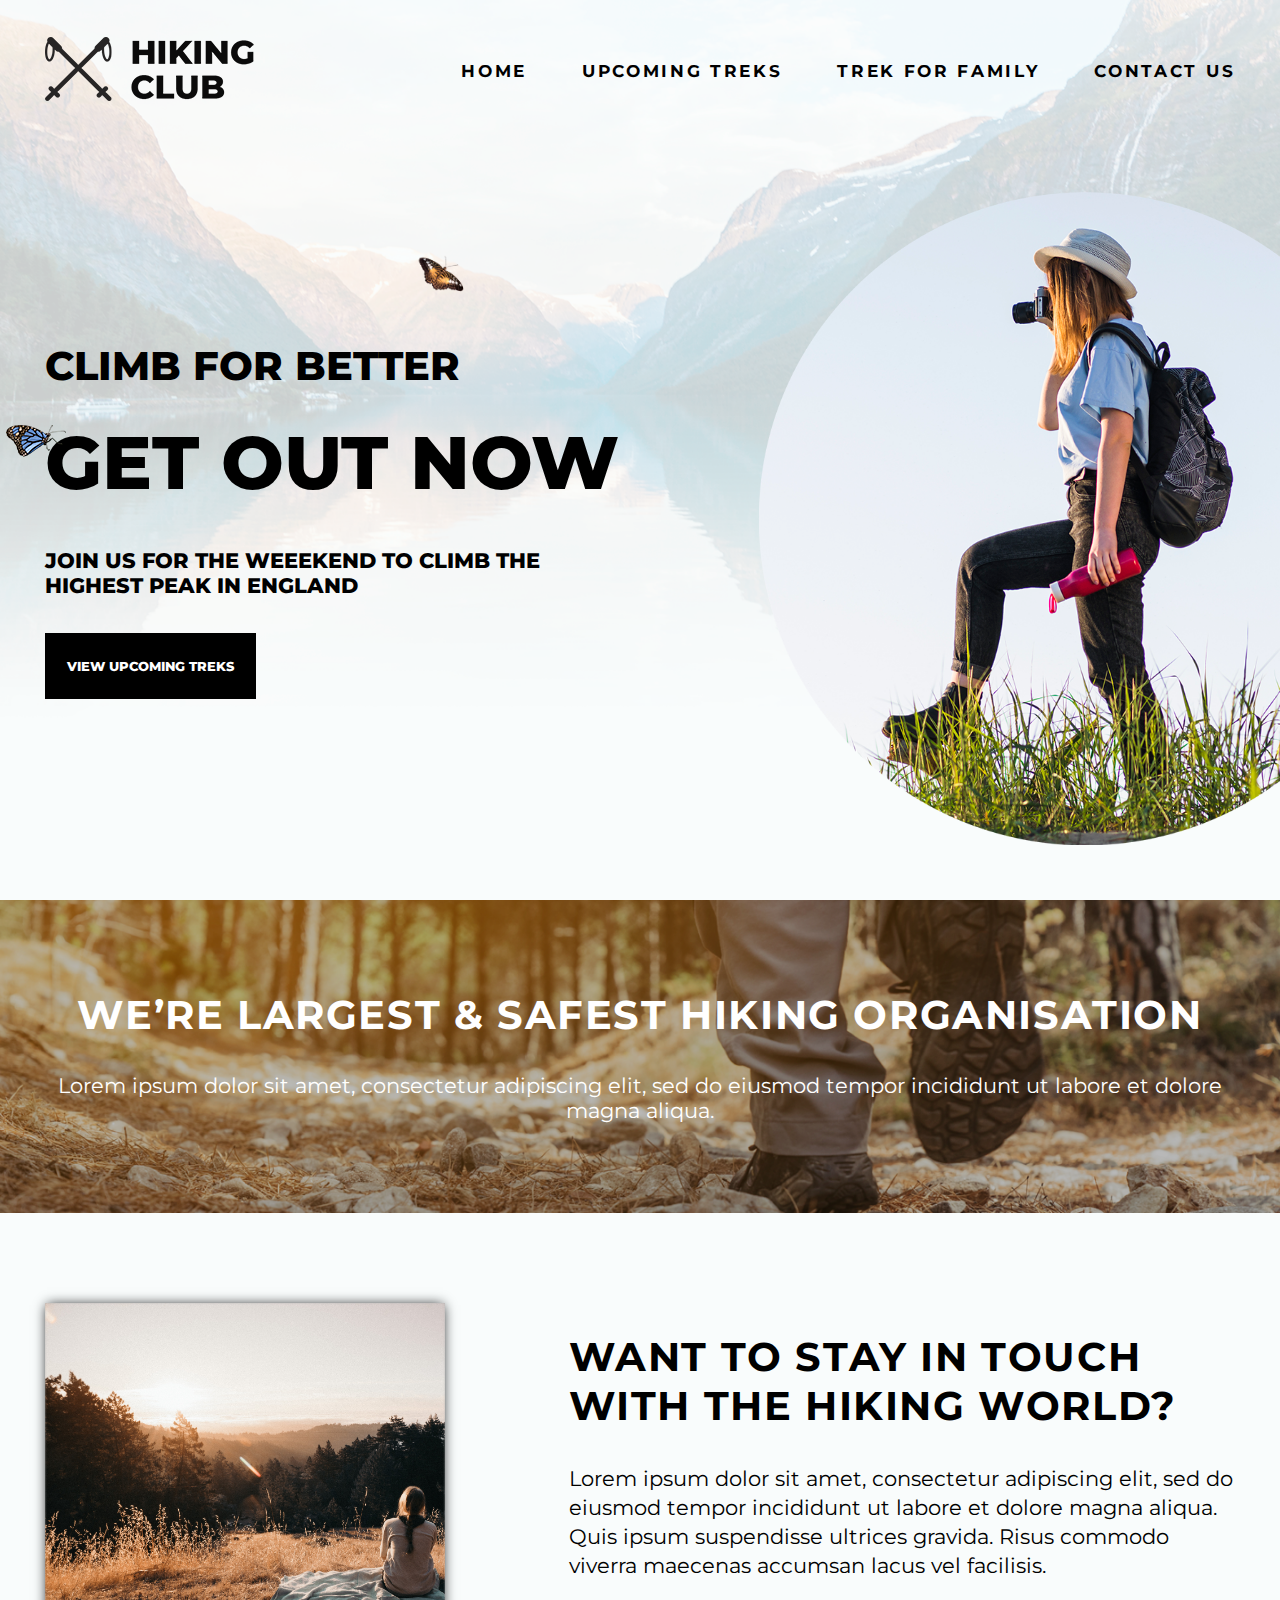
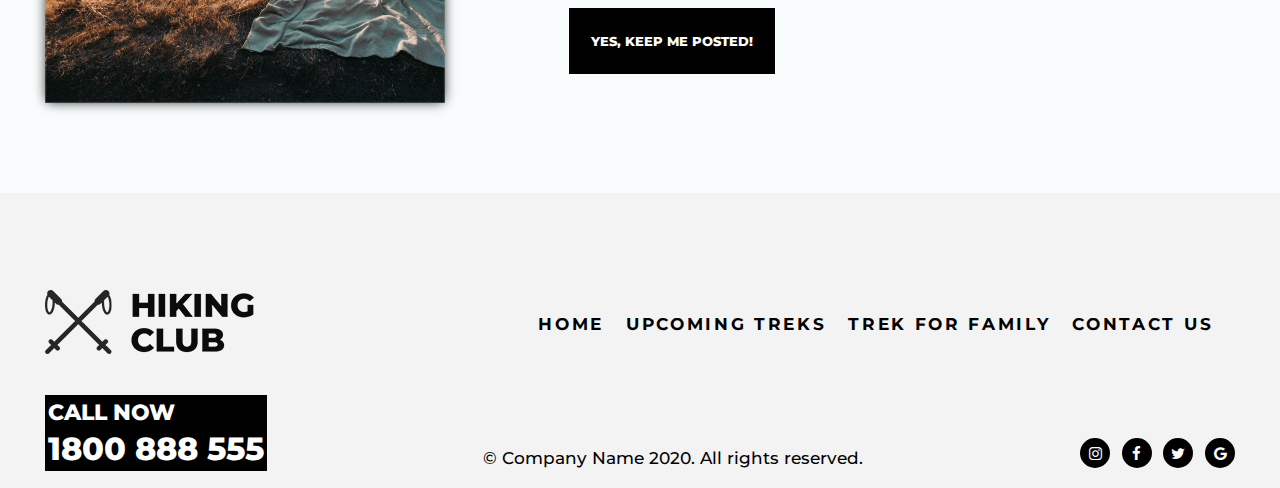
<file: HikingClub/index.html>
<!DOCTYPE html>
<html lang="en">

<head>
    <meta charset="UTF-8">
    <meta name="viewport" content="width=device-width, initial-scale=1.0">
    <title>Hiking Club</title>
    <link rel="shortcut icon" href="assets/img/vans.ico" type="image/x-icon">
    <link rel="stylesheet" href="https://stackpath.bootstrapcdn.com/font-awesome/4.7.0/css/font-awesome.min.css">
    <link rel="stylesheet" href="assets/css/style.css">
   


</head>

<body>
    <div class="wrapper">
        <header class="header">
            <div class="conteiner">
                <nav class="menu">
                    <div class="logo">
                        <a href="" class="logo__link">
                            <img src="assets/img/logo.png" alt="" class="logo__img">
                        </a>
                    </div>
                    <ul class="menu__list">
                        <li class="menu__item">
                            <a href="index.html" class="menu__link">Home</a>
                        </li>
                        <li class="menu__item">
                            <a href="upcoming-treks.html" class="menu__link">Upcoming Treks</a>
                        </li>
                        <li class="menu__item">
                            <a href="treks.html" class="menu__link">Trek for Family</a>
                        </li>
                        <li class="menu__item">
                            <a href="contact.html" class="menu__link">Contact Us</a>
                        </li>
                    </ul>
                    <div class="burger">
                        <span class="burger__item"></span>
                        <span class="burger__item"></span>
                        <span class="burger__item"></span>
                    </div>
                </nav>
                <nav class="menu-mobile">
                    <div class="logo logo__mobile">
                        <a href="" class="logo__link">
                            <img src="assets/img/logo.png" alt="" class="logo__img">
                        </a>
                    </div>
                    <ul class="menu-mobile__list">
                        <li class="menu-mobile__item">
                            <a href="index.html" class="menu-mobile__link">Home</a>
                        <li class="menu-mobile__item">
                            <a href="upcoming-treks.html" class="menu-mobile__link">Upcoming Treks</a>
                        </li>
                        <li class="menu-mobile__item">
                            <a href="treks.html" class="menu-mobile__link">Trek for Family</a>
                        </li>
                        <li class="menu-mobile__item">
                            <a href="contact.html" class="menu-mobile__link">Contact Us</a>
                        </li>
                    </ul>
                </nav>
                <div class="header__body">
                    <div class="header__collumn-one">
                        <h2 class="header__above-tittle">Climb for better</h2>
                        <h1 class="header__tittle">Get out now
                            <span class="header__butterfly">
                                <img src="assets/img/butterfly.png" alt="">
                            </span>
                        </h1>
                        <p class="header__subtittle">Join us for the weeekend to climb the highest peak in England</p>
                        <div class="button">
                            <a href="#" class="button__link">View upcoming Treks</a>
                        </div>
                    </div>
                    <div class="header__collumn-two">
                        <img src="assets/img/circle-girl-bg.png" alt="" class="header__img">
                    </div>
                </div>
            </div>
        </header>

        <!-- <div class="slider-screen">
            <div class="conteiner">
                <div class="slider-screen__body">
                    <div class="title-wrapp">
                        <h2 class="tittle"> Choose These Bests <br>
                             Treks For Spring</h2>
                    </div>
                    <div class="slider-conteiner">
                        <div class="slider-content">
                            <p>
                                Lorem ipsum dolor sit amet consectetur adipisicing elit. Doloribus, fugiat ea. Fuga, vel
                                maiores aliquid dignissimos adipisci officiis ullam omnis illum iste laboriosam tenetur
                                tempora dolorem sapiente ipsam aliquam hic. Lorem ipsum dolor sit amet consectetur
                                adipisicing elit. Natus eius minima et quidem fugit earum quo! Ullam odit, adipisci
                                debitis neque assumenda officia, eius sit pariatur velit aliquam dolorum voluptatum.
                            </p>
                          
                        </div>
                        <div class="slider-wrapp">
                            <div class="owl-carousel">
                                <div class="item">
                                    <img src="assets/img/kevin-wolf-VTWMs1q1ic0-unsplash.jpg" alt="">
                                </div>
                                <div class="item">
                                    <img src="assets/img/kevin-wolf-VTWMs1q1ic0-unsplash.jpg" alt="">
                                </div>
                                <div class="item">
                                    <img src="assets/img/kevin-wolf-VTWMs1q1ic0-unsplash.jpg" alt="">
                                </div>

                                <div class="item">
                                    <img src="assets/img/kevin-wolf-VTWMs1q1ic0-unsplash.jpg" alt="">
                                </div>
                            </div>
                        </div>

                    </div>
                </div>
            </div>
        </div> -->

        <section class="largest">
            <div class="conteiner">
                <div class="largest__body">
                    <h2 class="tittle tittle__largest">We’re Largest & Safest Hiking Organisation</h2>
                    <p class="subtittle subtittle__largest">Lorem ipsum dolor sit amet, consectetur adipiscing elit, sed
                        do eiusmod tempor
                        incididunt ut labore et dolore magna aliqua.</p>
                </div>
            </div>
        </section>

        <section class="posted">
            <div class="conteiner">
                <div class="posted__body">
                    <div class="posted__img-wrapp">
                        <div class="posted__img"></div>
                        <!-- <img src="assets/img/circle-girl-two.png" alt="" class="posted__img"></img> -->
                    </div>
                    <div class="posted__content-wrapp">
                        <h2 class="tittle tittle__posted">Want To Stay In Touch <br> With The Hiking World?</h2>
                        <p class="subtittle subtittle__posted">
                            Lorem ipsum dolor sit amet, consectetur adipiscing elit, sed do eiusmod tempor incididunt ut
                            labore et dolore magna aliqua. Quis ipsum suspendisse ultrices gravida. Risus commodo
                            viverra maecenas accumsan lacus vel facilisis.
                        </p>
                        <div class="button">
                            <a href="" class="button__link">Yes, Keep me posted!</a>
                        </div>
                    </div>
                </div>
            </div>
        </section>

        <footer class="footer">
            <div class="conteiner">
                <div class="footer__body">
                    <nav class="menu">
                        <div class="logo">
                            <a href="" class="logo__link">
                                <img src="assets/img/logo.png" alt="" class="logo__img">
                            </a>
                        </div>
                        <ul class="menu__list">
                            <li class="menu__item">
                                <a href="index.html" class="menu__link">Home</a>
                            </li>
                            <li class="menu__item">
                                <a href="upcoming-treks.html" class="menu__link">Upcoming Treks</a>
                            </li>
                            <li class="menu__item">
                                <a href="treks.html" class="menu__link">Trek for Family</a>
                            </li>
                            <li class="menu__item">
                                <a href="contact.html" class="menu__link">Contact Us</a>
                            </li>
                        </ul>
                    </nav>

                    <div class="copyright-wrapp">
                        <div class="call">
                            <p class="call__text">call now</p>
                            <a href="tel: 1800 888 555" class="call__number">1800 888 555</a>
                        </div>
                        <p class="copyright-text">© Company Name 2020. All rights reserved.</p>
                        <div class="icons">
                            <ul class="icons__list">
                                <li class="icons__item">
                                    <a href="https://www.instagram.com/" class="icons__link">
                                        <i class="fab fa-instagram"></i>
                                    </a>
                                </li>
                                <li class="icons__item">
                                    <a href="https://www.facebook.com/" class="icons__link">
                                        <i class="fab fa-facebook-f"></i>
                                    </a>
                                </li>
                                <li class="icons__item">
                                    <a href="https://twitter.com/?lang=en" class="icons__link">
                                        <i class="fab fa-twitter"></i>
                                    </a>
                                </li>
                                <li class="icons__item">
                                    <a href="https://www.google.com/" class="icons__link">
                                        <i class="fab fa-google"></i>
                                    </a>
                                </li>

                            </ul>
                        </div>
                    </div>
                </div>
            </div>
        </footer>

    </div>


    <script src="assets/js/main.js"></script>
  
    </script>

</body>

</html>
</file>
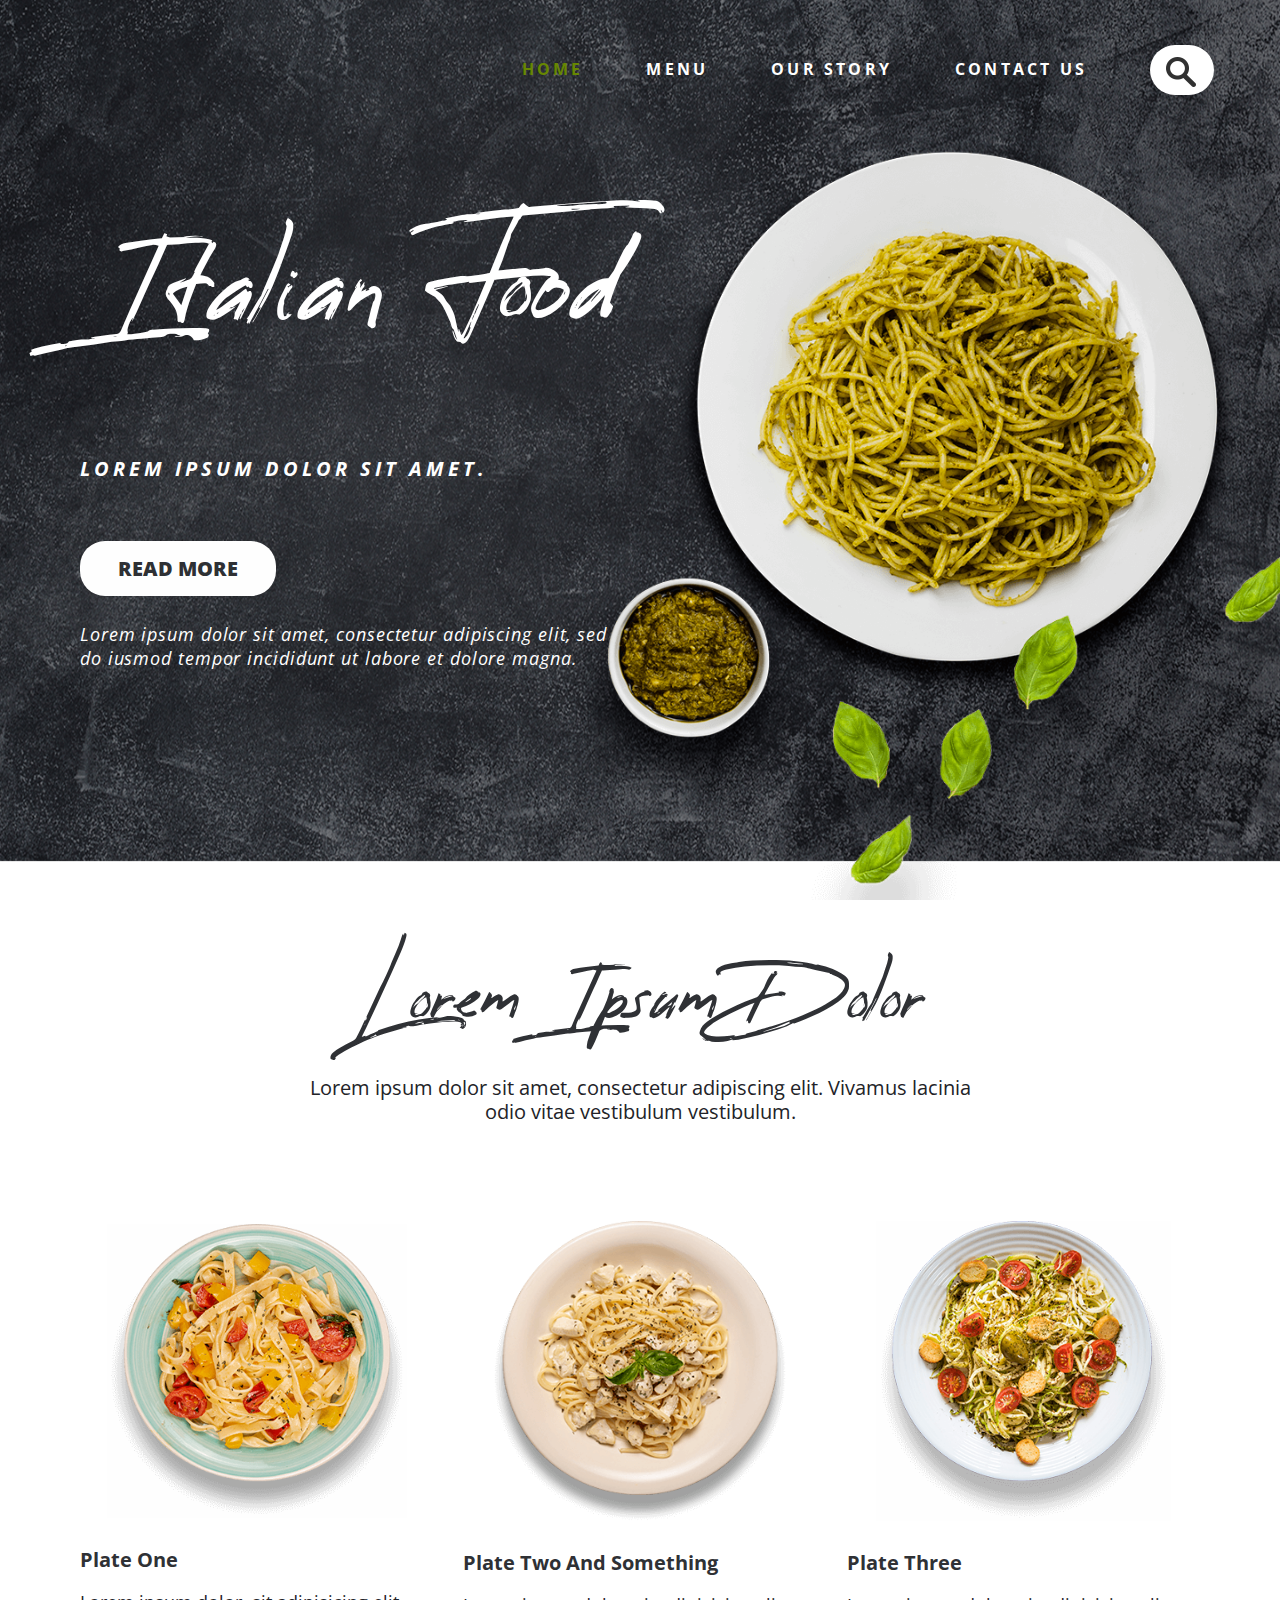
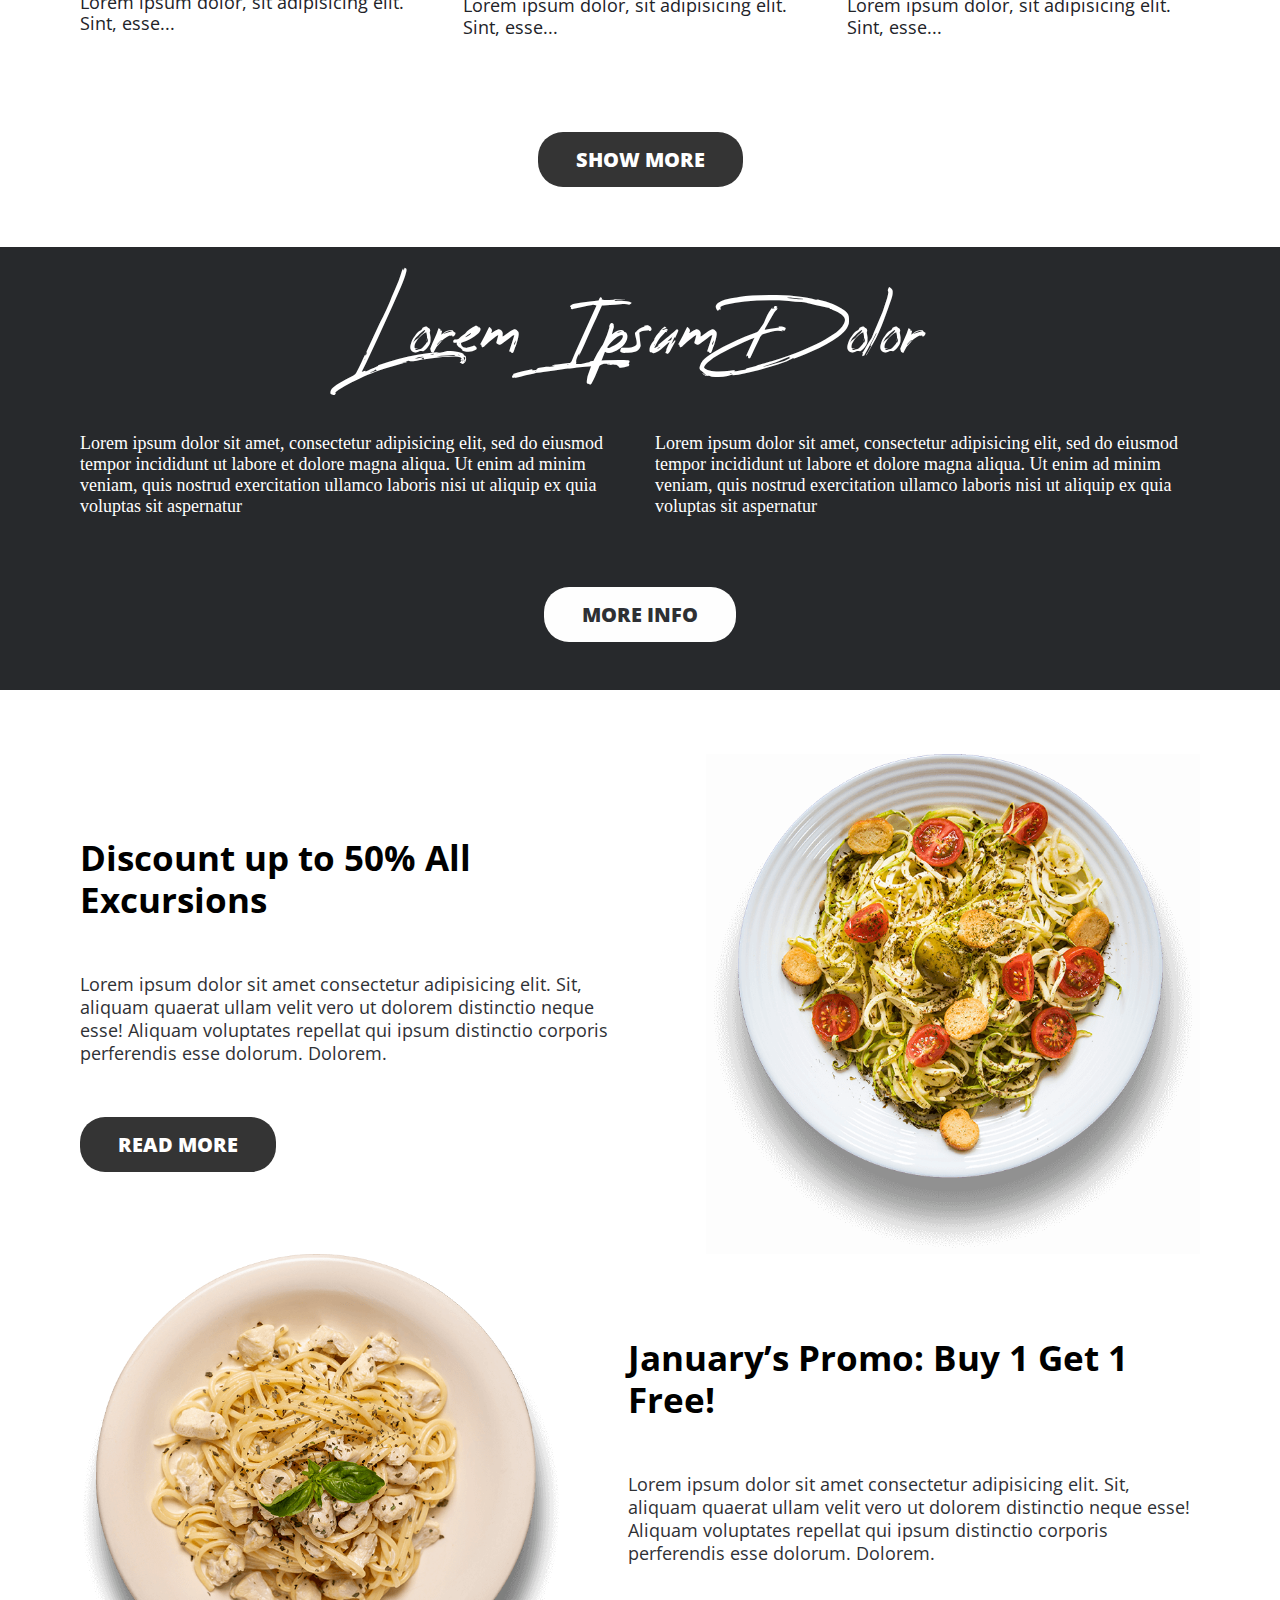
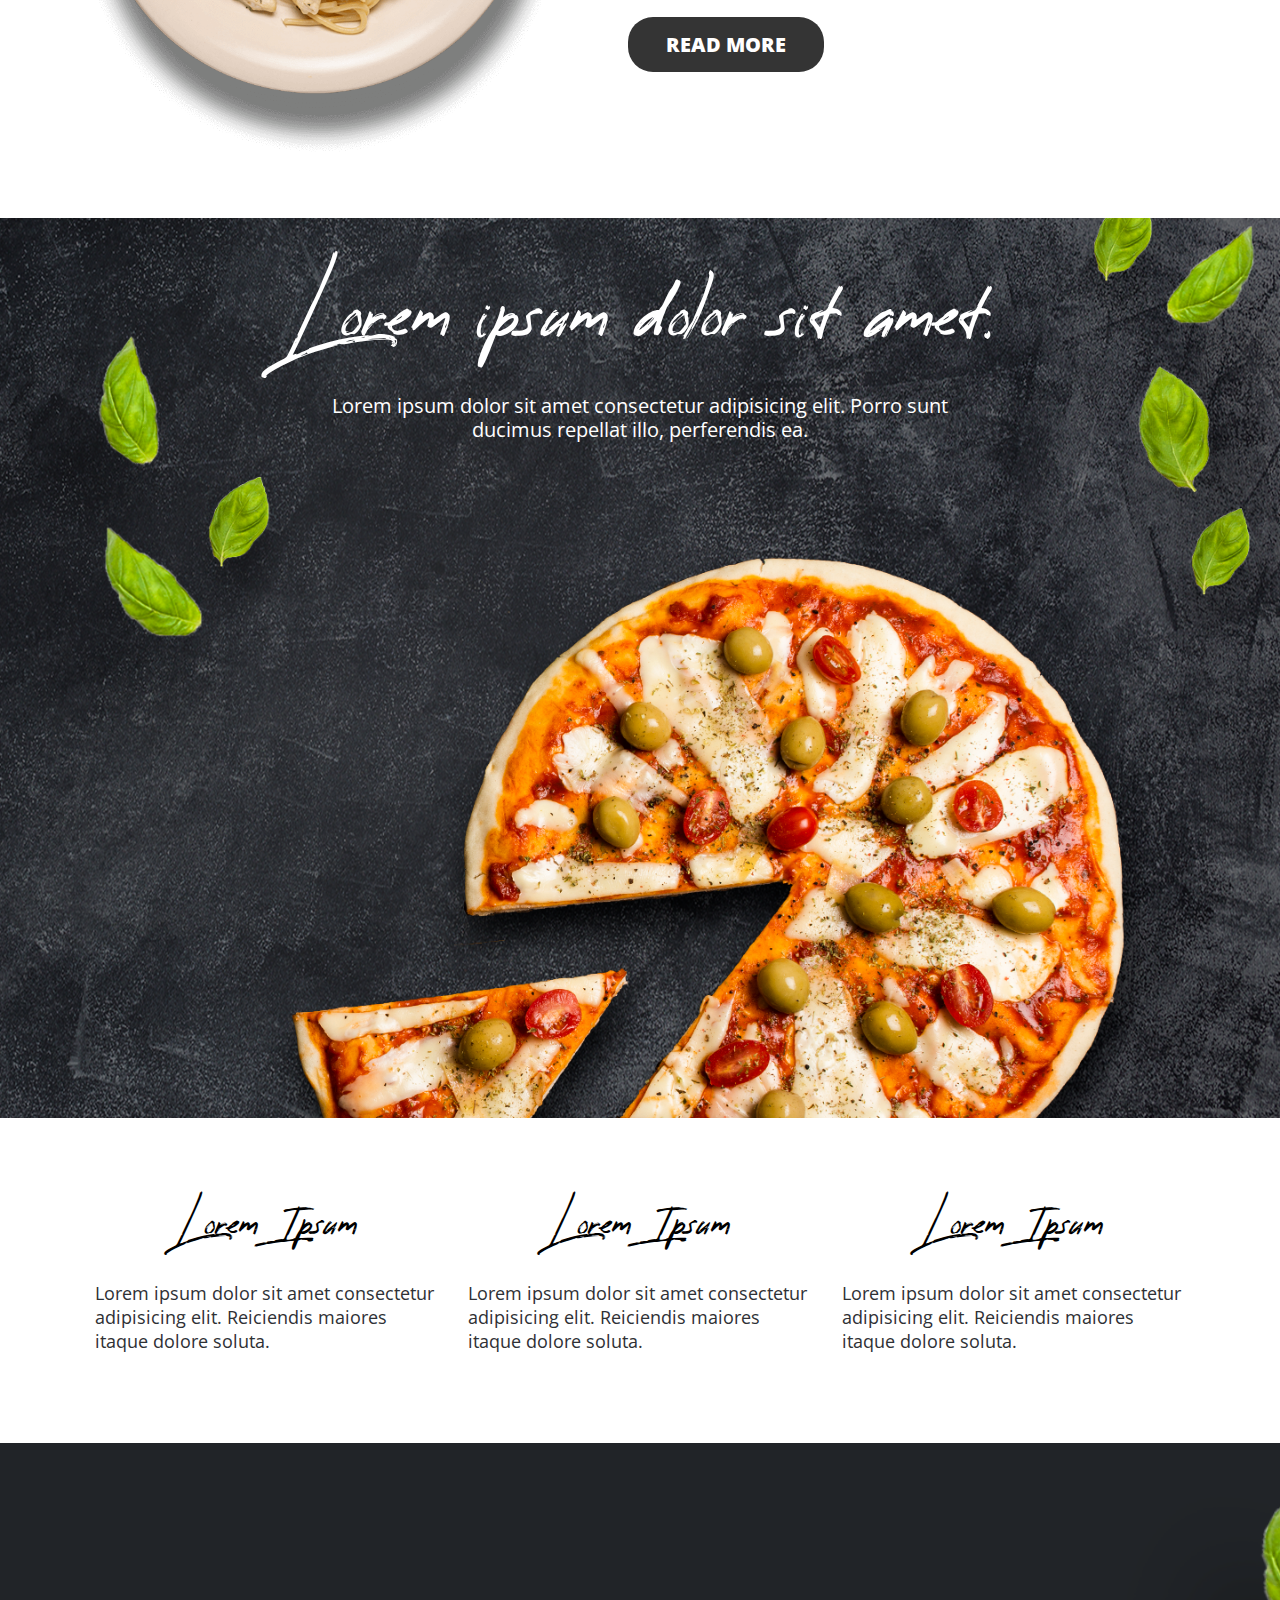
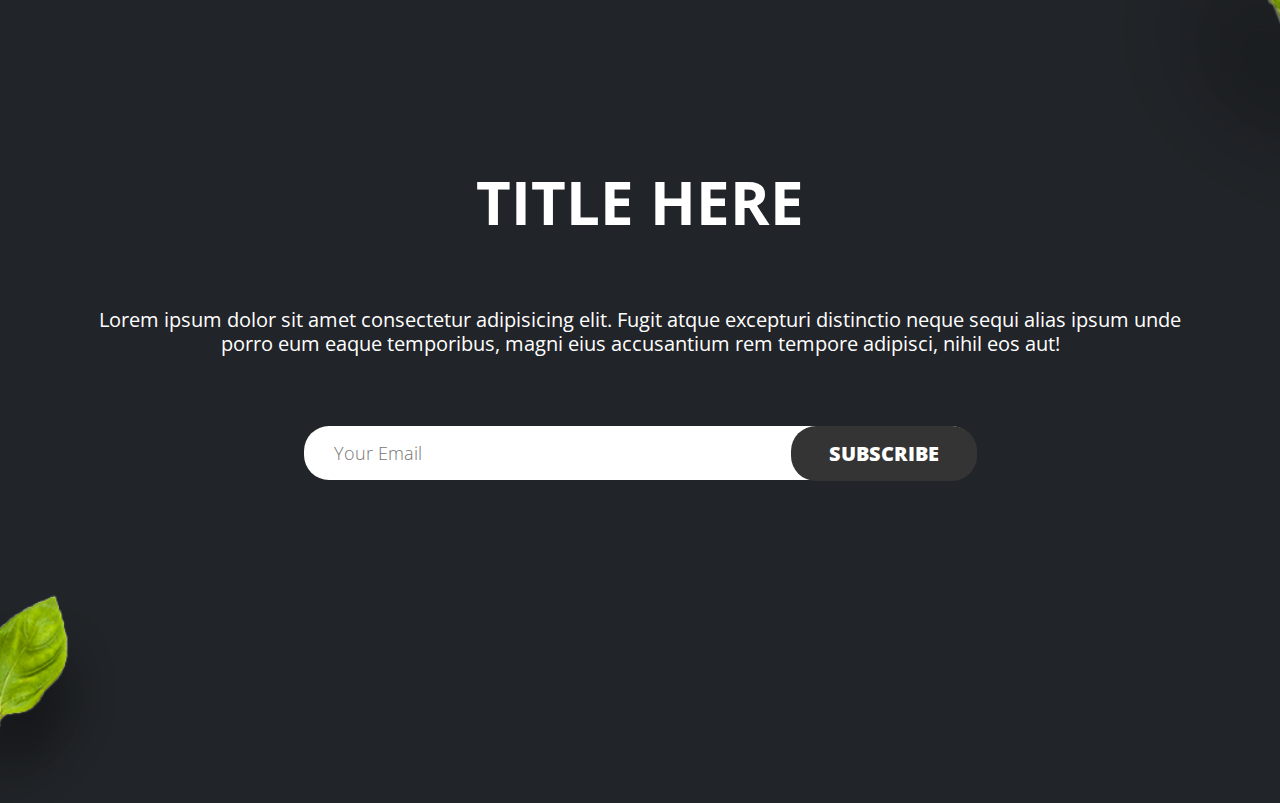
<file: Pizza/index.html>
<!DOCTYPE html>
<html lang="en">

<head>
    <meta charset="UTF-8">
    <meta name="viewport" content="width=device-width, initial-scale=1.0">
    <title>Document</title>
    <link rel="stylesheet" href="assets/css/style.css">
    <link rel="shortcut icon" href="assets/img/leaf.ico" type="image/x-icon">
</head>

<body>
    <div class="wrapper">

        <section id="home" class="first-screen">
            <nav class="menu-mobile">
                <ul class="menu-mobile__list">
                    <li class="menu-mobile__item">
                        <a href="#home" class="menu-mobile__link">home</a>
                    </li>
                    <li class="menu-mobile__item">
                        <a href="#menu" class="menu-mobile__link">menu</a>
                    </li>
                    <li class="menu-mobile__item">
                        <a href="#story" class="menu-mobile__link">our story</a>
                    </li>
                    <li class="menu-mobile__item">
                        <a href="#contact" class="menu-mobile__link">contact us</a>
                    </li>
                </ul>
            </nav>

            <div class="header header__absolute">
                <div class="conteiner">
                    <nav class="menu-desktop" id="menu-center">
                        <ul id="mDL" class="menu-desktop__list nav">
                            <li class="menu-desktop__item">
                                <a href="#home" class="menu-desktop__link menu-desktop__link-active">home</a>
                            </li>
                            <li class="menu-desktop__item">
                                <a href="#menu" class="menu-desktop__link">menu</a>
                            </li>
                            <li class="menu-desktop__item">
                                <a href="#story" class="menu-desktop__link">our story</a>
                            </li>
                            <li class="menu-desktop__item">
                                <a href="#contact" class="menu-desktop__link">contact us</a>
                            </li>
                        </ul>
                        <div class="burger">
                            <span class="burger__item"></span>
                            <span class="burger__item"></span>
                            <span class="burger__item"></span>
                        </div>
                        <div class="search">
                            <input type="text" class="search__input">
                            <img src="assets/img/search.png" alt="" class="search__icon"></img>
                        </div>

                    </nav>
                </div>
            </div>

            <div class="conteiner">
                <div class="first-screen__body">
                    <div class="first-screen__content">
                        <h1 class="title-h1">
                            Italian Food
                        </h1>
                        <p class="subtitle-h1">
                            Lorem ipsum dolor sit amet.
                        </p>
                        <a href="#menu" class="button button__light">
                            read more
                        </a>
                        <p class="first-screen__content-text">
                            Lorem ipsum dolor sit amet, consectetur adipiscing elit, sed do iusmod tempor incididunt ut
                            labore et dolore magna.
                        </p>
                    </div>
                </div>
            </div>
        </section>

        <section id="menu" class="second-screen">
            <div class="conteiner">
                <div class="second-screen__body">
                    <div class="second-screen__content">
                        <div class="second-screen__title">
                            <h2 class="title-h2 title-h2__dark">
                                Lorem Ipsum Dolor
                            </h2>
                            <p class="subtitle-h2">
                                Lorem ipsum dolor sit amet, consectetur adipiscing elit. Vivamus lacinia odio vitae
                                vestibulum vestibulum.
                            </p>
                        </div>

                        <div class="plate-list">
                            <div class="plate-list__item">
                                <img src="assets/img/plate-one.png" alt="" class="plate-list__img">
                                <p class="plate-list__name">Plate One</p>
                                <p class="plate-list__description">Lorem ipsum dolor, sit adipisicing
                                    elit. Sint, esse...</p>
                            </div>
                            <div class="plate-list__item">
                                <img src="assets/img/plate-two.png" alt="" class="plate-list__img">
                                <p class="plate-list__name">Plate Two And Something</p>
                                <p class="plate-list__description">Lorem ipsum dolor, sit adipisicing
                                    elit. Sint, esse...</p>
                            </div>
                            <div class="plate-list__item">
                                <img src="assets/img/plate-three.png" alt="" class="plate-list__img">
                                <p class="plate-list__name">Plate Three</p>
                                <p class="plate-list__description">Lorem ipsum dolor, sit adipisicing
                                    elit. Sint, esse...</p>
                            </div>
                        </div>

                        <div class="second-screen__button">
                            <a href="menu-list.html" class="button button__dark">
                                Show More
                            </a>
                        </div>

                    </div>
                </div>

            </div>
        </section>

        <section id="story" class="third-screen">
            <div class="conteiner">
                <div class="third-screen__body">
                    <div class="third-screen__content">
                        <h2 class="title-h2 title-h2__light">Lorem Ipsum Dolor</h2>
                        <div class="third-screen__items">
                            <p class="third-screen__item">Lorem ipsum dolor sit amet, consectetur adipisicing elit, sed
                                do eiusmod tempor incididunt ut labore et dolore magna
                                aliqua. Ut enim ad minim veniam, quis nostrud exercitation
                                ullamco laboris nisi ut aliquip ex quia voluptas sit aspernatur
                            </p>
                            <p class="third-screen__item">Lorem ipsum dolor sit amet, consectetur adipisicing elit, sed
                                do eiusmod tempor incididunt ut labore et dolore magna
                                aliqua. Ut enim ad minim veniam, quis nostrud exercitation
                                ullamco laboris nisi ut aliquip ex quia voluptas sit aspernatur
                            </p>
                        </div>
                        <div class="third-screen__button">
                            <a href="about.html" class="button button__light">
                                MORE INFO
                            </a>
                        </div>
                    </div>
                </div>
            </div>
        </section>

        <section class="forth-screen">
            <div class="conteiner">
                <div class="forth-screen__body">
                    <div class="forth-screen__content">
                        <div class="offers">
                            <div class="offer">
                                <img src="assets/img/article-plate-one.png" alt="" class="offer__img">
                                <div class="offer__content">
                                    <h3 class="offer__title">
                                        Discount up to 50% All Excursions
                                    </h3>
                                    <p class="offer__text">Lorem ipsum dolor sit amet consectetur adipisicing elit. Sit,
                                        aliquam quaerat ullam velit vero ut dolorem distinctio neque esse! Aliquam
                                        voluptates repellat qui ipsum distinctio corporis perferendis esse dolorum.
                                        Dolorem.</p>
                                    <a href="article.html" class="button button__dark">
                                        read more
                                    </a>
                                </div>
                            </div>
                            <div class="offer">
                                <img src="assets/img/article-plate-two.png" alt="" class="offer__img">
                                <div class="offer__content">
                                    <h3 class="offer__title">
                                        January’s Promo: Buy 1 Get 1 Free!
                                    </h3>
                                    <p class="offer__text">Lorem ipsum dolor sit amet consectetur adipisicing elit. Sit,
                                        aliquam quaerat ullam velit vero ut dolorem distinctio neque esse! Aliquam
                                        voluptates repellat qui ipsum distinctio corporis perferendis esse dolorum.
                                        Dolorem.</p>
                                    <a href="article.html" class="button button__dark">
                                        read more
                                    </a>
                                </div>
                            </div>

                        </div>
                    </div>
                </div>
            </div>
        </section>

        <setion class="fifth-screen">
            <div class="conteiner">
                <div class="fifth-screen__body">
                    <div class="fifth-screen__content">
                        <h2 class="title-h2 title-h2__light">
                            Lorem ipsum dolor sit amet.
                        </h2>
                        <p class="subtitle-h2 subtitle-h2__light">
                            Lorem ipsum dolor sit amet consectetur adipisicing elit. Porro sunt ducimus repellat illo,
                            perferendis ea.
                        </p>
                    </div>
                </div>
            </div>
        </setion>

        <section class="sixth-screen">
            <div class="conteiner">
                <div class="sixth-screen__body">
                    <div class="sixth-screen__content">
                        <div class="sixth-screen__item">
                            <h4 class="sixth-screen__item-title">Lorem Ipsum</h4>
                            <p class="sixth-screen__item-text">Lorem ipsum dolor sit amet consectetur adipisicing elit.
                                Reiciendis maiores itaque dolore soluta.</p>
                        </div>
                        <div class="sixth-screen__item">
                            <h4 class="sixth-screen__item-title">Lorem Ipsum</h4>
                            <p class="sixth-screen__item-text">Lorem ipsum dolor sit amet consectetur adipisicing elit.
                                Reiciendis maiores itaque dolore soluta.</p>
                        </div>
                        <div class="sixth-screen__item">
                            <h4 class="sixth-screen__item-title">Lorem Ipsum</h4>
                            <p class="sixth-screen__item-text">Lorem ipsum dolor sit amet consectetur adipisicing elit.
                                Reiciendis maiores itaque dolore soluta.</p>
                        </div>
                    </div>
                </div>
            </div>
        </section>

        <section id="contact" class="seventh-screen">
            <div class="conteiner">
                <div class="seventh-screen__body">
                    <div class="seventh-screen__content">
                        <h4 class="seventh-screen__title">
                            title here
                        </h4>
                        <p class="seventh-screen__text">
                            Lorem ipsum dolor sit amet consectetur adipisicing elit. Fugit atque excepturi distinctio
                            neque sequi alias ipsum unde porro eum eaque temporibus, magni eius accusantium rem tempore
                            adipisci, nihil eos aut!
                        </p>
                        <form class="get-mail" action="article.html" method="post" name="getMailForm">
                            <div class="get-mail__input-wrapp">
                                <input type="text" class="get-mail__input" placeholder="Your Email">
                                <button class="button button__dark">subscribe</button>
                            </div>
                        </form>
                    </div>
                </div>
            </div>
        </section>

    </div>

    <script src="assets/js/main.js"></script>
    <script src="https://code.jquery.com/jquery-3.5.1.js"></script>
    <script src="assets/js/menuActiveItem.js"></script>
    
</body>

</html>
</file>
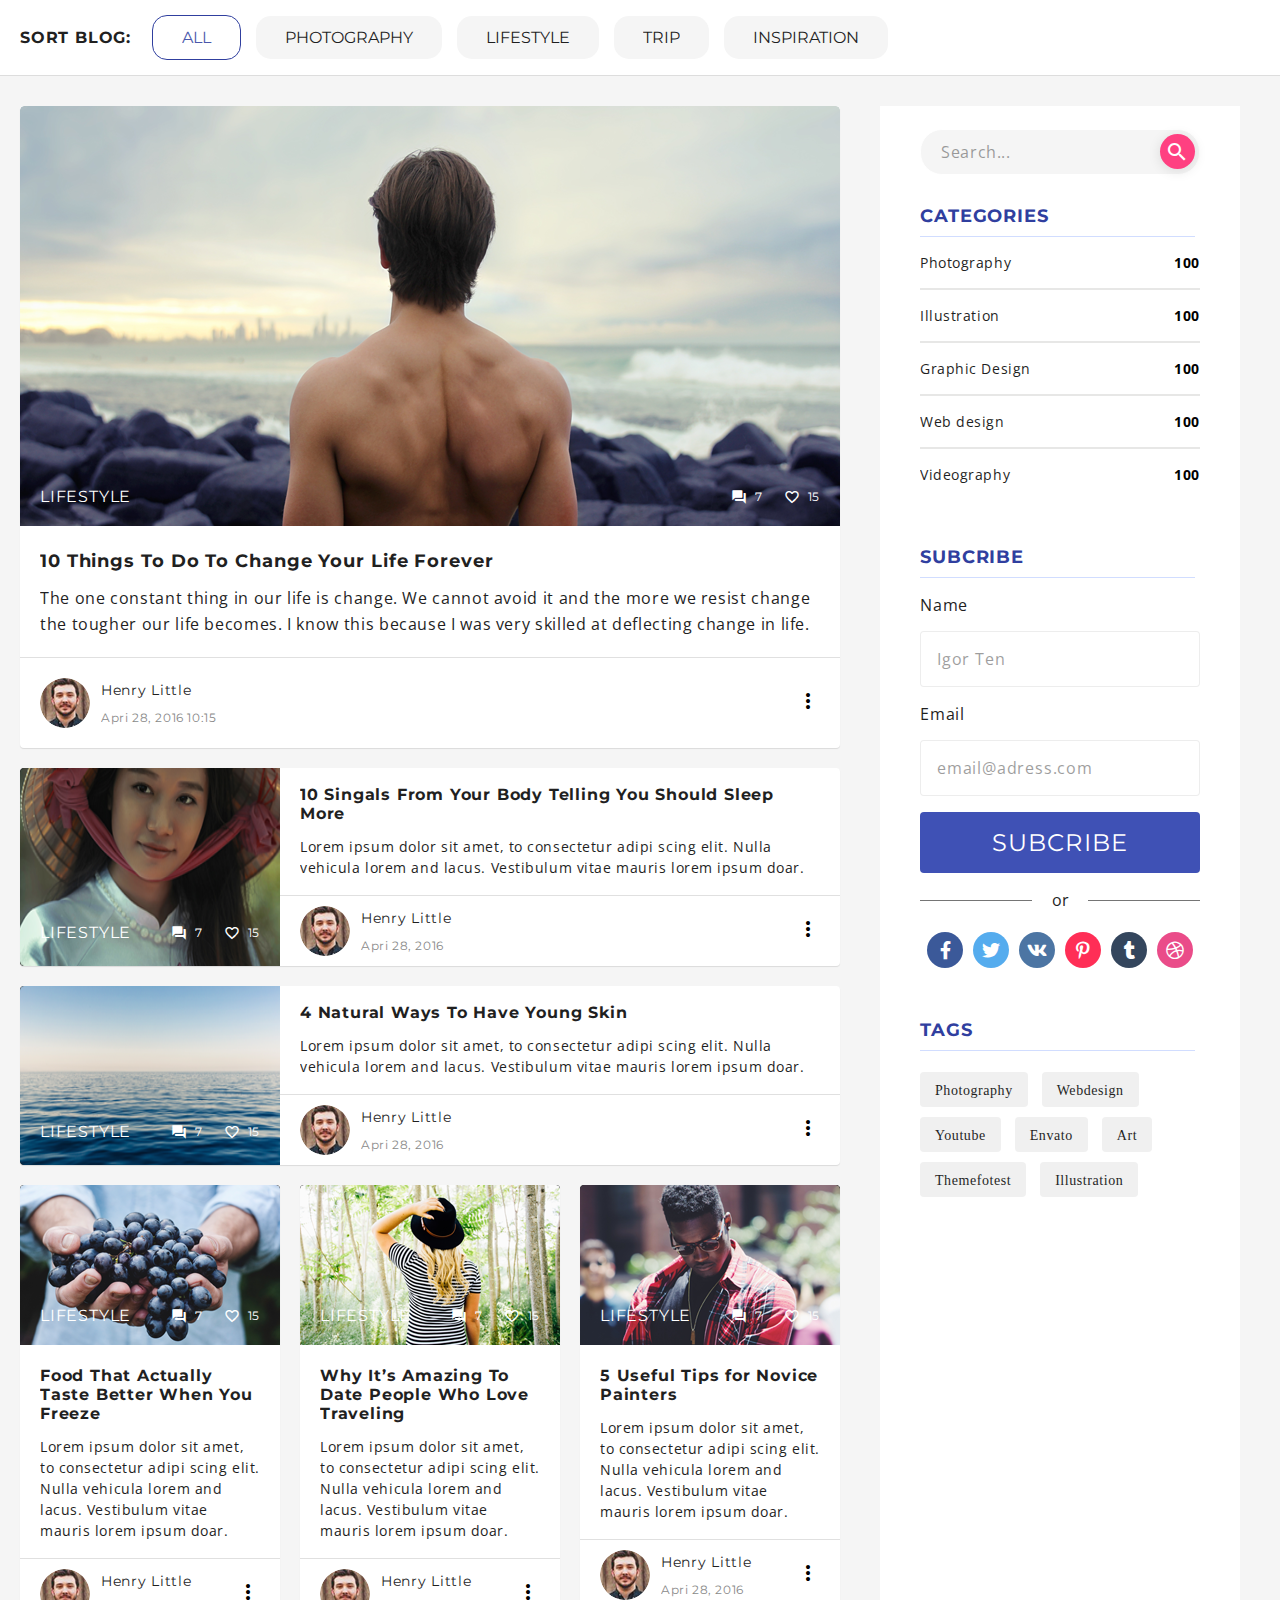
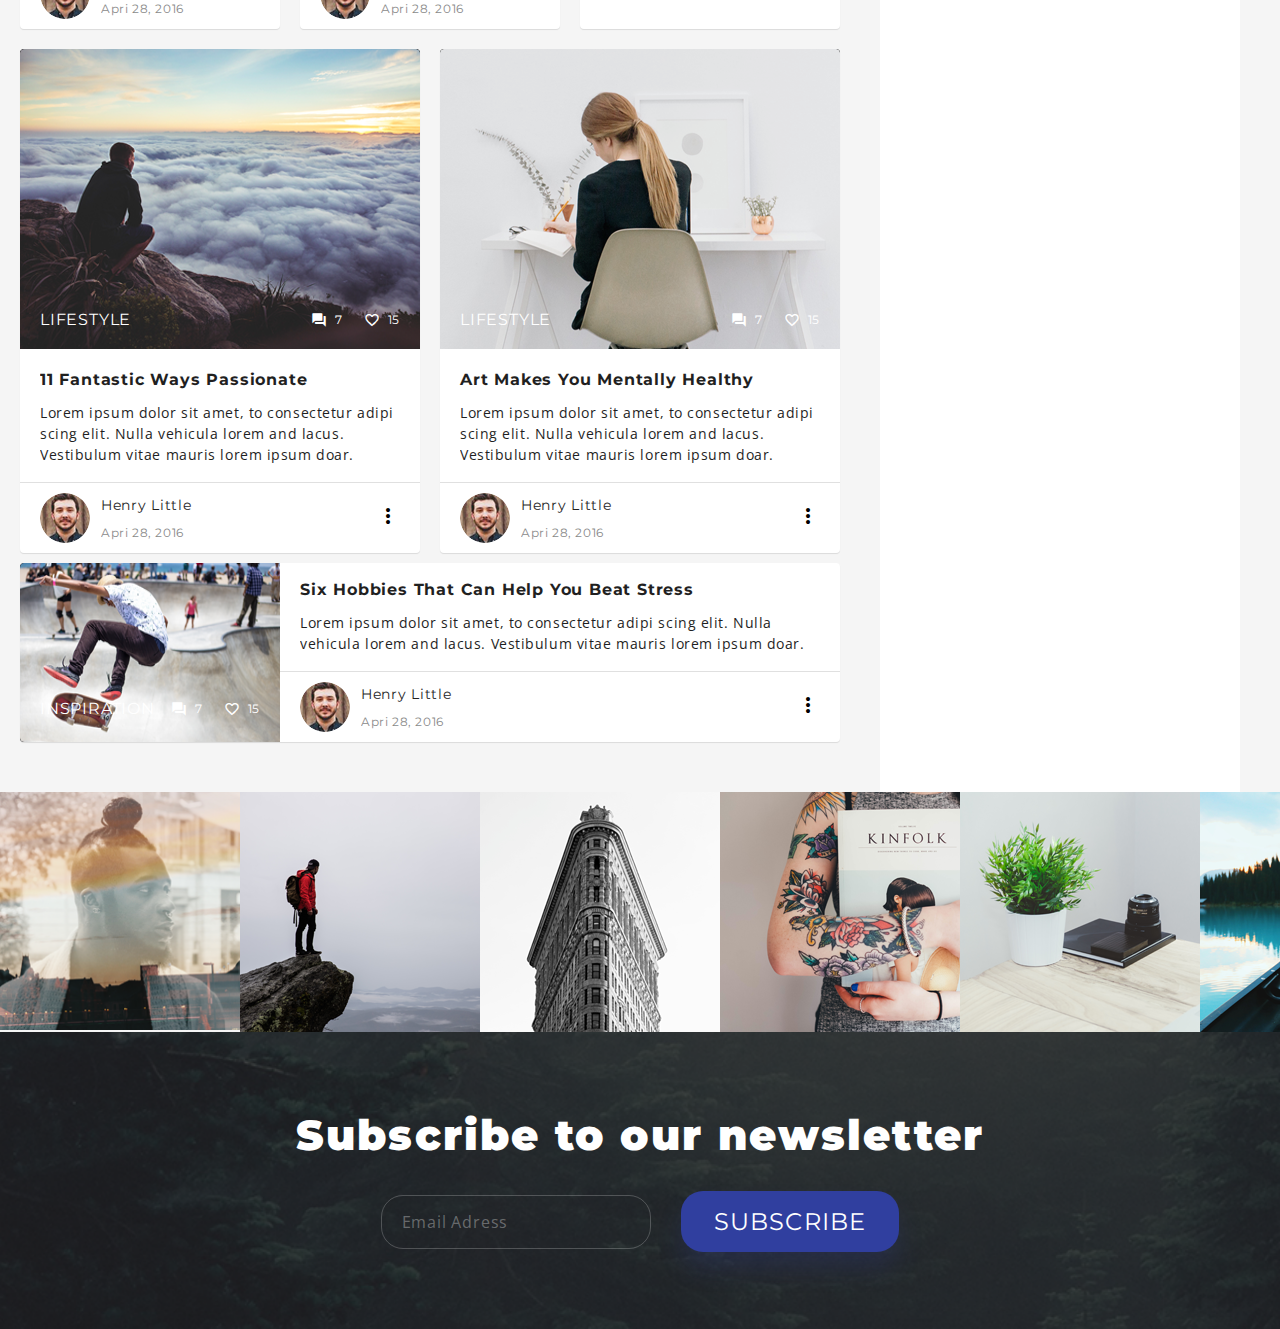
<file: WP-test-for-work(+)/index.html>
<!DOCTYPE html>
<html lang="en">

<head>
    <meta charset="UTF-8">
    <meta name="viewport" content="width=device-width, initial-scale=1.0">

    <title>Document</title>
    <link href="https://fonts.googleapis.com/icon?family=Material+Icons" rel="stylesheet">
    <link rel="stylesheet" href="https://pro.fontawesome.com/releases/v5.10.0/css/all.css">
    <link rel="stylesheet" href="assets/css/style.css">


</head>

<body>

    <div class="wrapper">

        <!-- <header class="header">
            <div class="header__icons-wrapp">
                <div class="conteiner">
                    <div class="header__icons-body">
                        <ul class="menu-icons">
                            <li class="menu-icons__item">
                                <a href="#" class="menu-icons__link">
                                    <i class="fab fa-facebook"></i>
                                </a>
                            </li>
                            <li class="menu-icons__item">
                                <a href="#" class="menu-icons__link">
                                    <i class="fab fa-twitter"></i>
                                </a>
                            </li>
                            <li class="menu-icons__item">
                                <a href="#" class="menu-icons__link">
                                    <i class="fab fa-pinterest-p"></i>
                                </a>
                            </li>
                            <li class="menu-icons__item">
                                <a href="#" class="menu-icons__link">
                                    <i class="fab fa-pinterest-p"></i>
                                </a>
                            </li>
                            <li class="menu-icons__item">
                                <a href="#" class="menu-icons__link">
                                    <i class="fab fa-pinterest-p"></i>
                                </a>
                            </li>
                            <li class="menu-icons__item">
                                <a href="#" class="menu-icons__link">
                                    <i class="fab fa-pinterest-p"></i>
                                </a>
                            </li>
                            <li class="menu-icons__item">
                                <a href="#" class="menu-icons__link">
                                    <i class="fab fa-pinterest-p"></i>
                                </a>
                            </li>
                        </ul>
                        <div class="setting">
                            <div class="setting__icon-wrapp">
                                <i class="setting__icon material-icons">account_circle</i>
                                <span class="setting__text">sign in</span>
                            </div>
                            <div class="setting__icon-wrapp">
                                <i class="setting__icon material-icons">language</i>
                                <div class="setting__drobdown-arrow">
                                    <span class="setting__text ">eng</span>
                                    <ul class=" setting__icon-wrapp setting__drobdown-menu">
                                        <i class="setting__icon material-icons">language</i>
                                        <span class="setting__text ">eng</span>
                                    </ul>
                                </div>
                            </div>
                        </div>
                    </div>
                </div>
            </div>
            <div class="header__menu-wrapp">
                <div class="conteiner">
                    <div class="header__menu-body">

                    </div>
                </div>
            </div>
        </header> -->

        <section class="content">
            <div class="tab">
                <div class="conteiner">
                    <div class="tab__content-wrapp">
                        <div class="tab__name"><span>Sort blog:</span>
                            <div class="tab__toggle"></div>
                        </div>
                        <ul class="tab__list tab__list-hide">
                            <li class="tab__item-menu tab__item-menu-active">
                                <span>all</span>
                            </li>
                            <li class="tab__item-menu">
                                <span>photography</span>
                            </li>
                            <li class="tab__item-menu">
                                <span> lifestyle</span>
                            </li>
                            <li class="tab__item-menu">
                                <span>trip</span>
                            </li>
                            <li class="tab__item-menu">
                                <span>inspiration</span>
                            </li>
                        </ul>
                    </div>
                </div>
            </div>
            <div class="conteiner">
                <div class="content__body">

                    <div class="posts-wrapp">
                        <div class="tab__content tab__content-fade"></div>
                        <div class="tab__content tab__content-fade"></div>
                        <div class="tab__content tab__content-fade">
                            <aricle class="post post-big">
                                <div class="post__thumbnail-wrapp">
                                    <img src="assets/img/big-post-thumbnail.png" alt="" class="post__thumbnail-big">
                                    <div class="post__signatures">
                                        <span class="post__category">lifestyle</span>
                                        <div class="post__feedback-wrapp">
                                            <div class="post__feedback">
                                                <span class="post__icon material-icons md-light">
                                                    forum
                                                </span>
                                                <span class="post__number">7</span>
                                            </div>
                                            <div class="post__feedback">
                                                <span class="post__icon material-icons md-light">
                                                    favorite_border
                                                </span>
                                                <span class="post__number">15</span>
                                            </div>
                                        </div>
                                    </div>
                                </div>
                                <div class="post-text">
                                    <div class="post__content-wrapp post__content-wrapp-big">
                                        <h2 class="post__title post__title-big">10 Things To Do To Change Your Life
                                            Forever</h2>
                                        <p class="post__content post__content-big">The one constant thing in our life is
                                            change. We cannot
                                            avoid it and the more we resist change the tougher our life becomes. I know
                                            this because I was very skilled at deflecting change in life.</p>
                                    </div>
                                    <span class="post__line"></span>
                                    <div class="post__author post__author-big">
                                        <div class="post__author-about">
                                            <img class="post__author-img" src="assets/img/post-author-one.png" alt="">
                                            <div class="post__author-meta">
                                                <h3 class="post__author-name">Henry Little</h3>
                                                <span class="post__author-date">Apri 28, 2016 10:15</span>
                                            </div>
                                        </div>
                                        <div class="post__author-burger">
                                            <span class="material-icons md-dark">
                                                more_vert
                                            </span>
                                        </div>
                                    </div>
                                </div>
                            </aricle>
                            <!--end article -->

                            <aricle class="post post-long">
                                <div class="post__thumbnail-wrapp">
                                    <img src="assets/img/long-post-thumbnail-one.png" alt="" class="post__thumbnail-long">
                                    <div class="post__signatures">
                                        <span class="post__category">lifestyle</span>
                                        <div class="post__feedback-wrapp">
                                            <div class="post__feedback">
                                                <span class="post__icon material-icons md-light">
                                                    forum
                                                </span>
                                                <span class="post__number">7</span>
                                            </div>
                                            <div class="post__feedback">
                                                <span class="post__icon material-icons md-light">
                                                    favorite_border
                                                </span>
                                                <span class="post__number">15</span>
                                            </div>
                                        </div>
                                    </div>
                                </div>
                                <div class="post-text">
                                    <div class="post__content-wrapp post__content-wrapp-long">
                                        <h2 class="post__title post__title-long">10 Singals From Your Body Telling You Should Sleep More</h2>
                                        <p class="post__content post__content-long">Lorem ipsum dolor sit amet, to
                                            consectetur adipi scing elit. Nulla vehicula lorem and lacus. Vestibulum
                                            vitae mauris lorem ipsum doar.</p>
                                    </div>
                                    <span class="post__line"></span>
                                    <div class="post__author post__author-long">
                                        <div class="post__author-about">
                                            <img class="post__author-img" src="assets/img/post-author-one.png" alt="">
                                            <div class="post__author-meta">
                                                <h3 class="post__author-name">Henry Little</h3>
                                                <span class="post__author-date">Apri 28, 2016</span>
                                            </div>
                                        </div>
                                        <div class="post__author-burger">
                                            <span class="material-icons md-dark">
                                                more_vert
                                            </span>
                                        </div>
                                    </div>
                                </div>
                            </aricle>
                            <!--end article -->


                            <aricle class="post post-long">
                                <div class="post__thumbnail-wrapp">
                                    <img src="assets/img/long-post-thumbnail-three.png" alt="" class="post__thumbnail-long">
                                    <div class="post__signatures">
                                        <span class="post__category">lifestyle</span>
                                        <div class="post__feedback-wrapp">
                                            <div class="post__feedback">
                                                <span class="post__icon material-icons md-light">
                                                    forum
                                                </span>
                                                <span class="post__number">7</span>
                                            </div>
                                            <div class="post__feedback">
                                                <span class="post__icon material-icons md-light">
                                                    favorite_border
                                                </span>
                                                <span class="post__number">15</span>
                                            </div>
                                        </div>
                                    </div>
                                </div>
                                <div class="post-text">
                                    <div class="post__content-wrapp post__content-wrapp-long">
                                        <h2 class="post__title post__title-long">4 Natural Ways To Have Young Skin</h2>
                                        <p class="post__content post__content-long">Lorem ipsum dolor sit amet, to
                                            consectetur adipi scing elit. Nulla vehicula lorem and lacus. Vestibulum
                                            vitae mauris lorem ipsum doar.</p>
                                    </div>
                                    <span class="post__line"></span>
                                    <div class="post__author post__author-long">
                                        <div class="post__author-about">
                                            <img class="post__author-img" src="assets/img/post-author-one.png" alt="">
                                            <div class="post__author-meta">
                                                <h3 class="post__author-name">Henry Little</h3>
                                                <span class="post__author-date">Apri 28, 2016</span>
                                            </div>
                                        </div>
                                        <div class="post__author-burger">
                                            <span class="material-icons md-dark">
                                                more_vert
                                            </span>
                                        </div>
                                    </div>
                                </div>
                            </aricle>
                            <!--end article -->
                            <div class="post__flat-wrapp">
                                <aricle class="post post-hight">
                                    <div class="post__thumbnail-wrapp">
                                        <img src="assets/img/high-post-thumbnail-one.png" alt=""
                                            class="post__thumbnail-hight">
                                        <div class="post__signatures">
                                            <span class="post__category">lifestyle</span>
                                            <div class="post__feedback-wrapp">
                                                <div class="post__feedback">
                                                    <span class="post__icon material-icons md-light">
                                                        forum
                                                    </span>
                                                    <span class="post__number">7</span>
                                                </div>
                                                <div class="post__feedback">
                                                    <span class="post__icon material-icons md-light">
                                                        favorite_border
                                                    </span>
                                                    <span class="post__number">15</span>
                                                </div>
                                            </div>
                                        </div>
                                    </div>
                                    <div class="post-text">
                                        <div class="post__content-wrapp post__content-wrapp-long">
                                            <h2 class="post__title post__title-long">Food That Actually Taste 
                                                Better When You Freeze
                                            </h2>
                                            <p class="post__content post__content-long">Lorem ipsum dolor sit amet, to
                                                consectetur adipi scing elit. Nulla vehicula lorem and lacus. Vestibulum
                                                vitae mauris lorem ipsum doar.</p>
                                        </div>
                                        <span class="post__line"></span>
                                        <div class="post__author post__author-long">
                                            <div class="post__author-about">
                                                <img class="post__author-img" src="assets/img/post-author-one.png"
                                                    alt="">
                                                <div class="post__author-meta">
                                                    <h3 class="post__author-name">Henry Little</h3>
                                                    <span class="post__author-date">Apri 28, 2016</span>
                                                </div>
                                            </div>
                                            <div class="post__author-burger">
                                                <span class="material-icons md-dark">
                                                    more_vert
                                                </span>
                                            </div>
                                        </div>
                                    </div>
                                </aricle>
                                <!--end article -->
                                <aricle class="post post-hight">
                                    <div class="post__thumbnail-wrapp">
                                        <img src="assets/img/high-post-thumbnail-two.png" alt=""
                                            class="post__thumbnail-hight">
                                        <div class="post__signatures">
                                            <span class="post__category">lifestyle</span>
                                            <div class="post__feedback-wrapp">
                                                <div class="post__feedback">
                                                    <span class="post__icon material-icons md-light">
                                                        forum
                                                    </span>
                                                    <span class="post__number">7</span>
                                                </div>
                                                <div class="post__feedback">
                                                    <span class="post__icon material-icons md-light">
                                                        favorite_border
                                                    </span>
                                                    <span class="post__number">15</span>
                                                </div>
                                            </div>
                                        </div>
                                    </div>
                                    <div class="post-text">
                                        <div class="post__content-wrapp post__content-wrapp-long">
                                            <h2 class="post__title post__title-long">Why It’s Amazing To Date
                                                People Who Love Traveling
                                            </h2>
                                            <p class="post__content post__content-long">Lorem ipsum dolor sit amet, to
                                                consectetur adipi scing elit. Nulla vehicula lorem and lacus. Vestibulum
                                                vitae mauris lorem ipsum doar.</p>
                                        </div>
                                        <span class="post__line"></span>
                                        <div class="post__author post__author-long">
                                            <div class="post__author-about">
                                                <img class="post__author-img" src="assets/img/post-author-one.png"
                                                    alt="">
                                                <div class="post__author-meta">
                                                    <h3 class="post__author-name">Henry Little</h3>
                                                    <span class="post__author-date">Apri 28, 2016</span>
                                                </div>
                                            </div>
                                            <div class="post__author-burger">
                                                <span class="material-icons md-dark">
                                                    more_vert
                                                </span>
                                            </div>
                                        </div>
                                    </div>
                                </aricle>
                                <!--end article -->
                                <aricle class="post post-hight">
                                    <div class="post__thumbnail-wrapp">
                                        <img src="assets/img/high-post-thumbnail-three.png" alt=""
                                            class="post__thumbnail-hight">
                                        <div class="post__signatures">
                                            <span class="post__category">lifestyle</span>
                                            <div class="post__feedback-wrapp">
                                                <div class="post__feedback">
                                                    <span class="post__icon material-icons md-light">
                                                        forum
                                                    </span>
                                                    <span class="post__number">7</span>
                                                </div>
                                                <div class="post__feedback">
                                                    <span class="post__icon material-icons md-light">
                                                        favorite_border
                                                    </span>
                                                    <span class="post__number">15</span>
                                                </div>
                                            </div>
                                        </div>
                                    </div>
                                    <div class="post-text">
                                        <div class="post__content-wrapp post__content-wrapp-long">
                                            <h2 class="post__title post__title-long">5 Useful Tips for Novice
                                                Painters
                                            </h2>
                                            <p class="post__content post__content-long">Lorem ipsum dolor sit amet, to
                                                consectetur adipi scing elit. Nulla vehicula lorem and lacus. Vestibulum
                                                vitae mauris lorem ipsum doar.</p>
                                        </div>
                                        <span class="post__line"></span>
                                        <div class="post__author post__author-long">
                                            <div class="post__author-about">
                                                <img class="post__author-img" src="assets/img/post-author-one.png"
                                                    alt="">
                                                <div class="post__author-meta">
                                                    <h3 class="post__author-name">Henry Little</h3>
                                                    <span class="post__author-date">Apri 28, 2016</span>
                                                </div>
                                            </div>
                                            <div class="post__author-burger">
                                                <span class="material-icons md-dark">
                                                    more_vert
                                                </span>
                                            </div>
                                        </div>
                                    </div>
                                </aricle>
                                <!--end article -->
                            </div><!-- end post__flat-wrapp-->

                            <div class="post__flat-wrapp">
                                <aricle class="post post-square">
                                    <div class="post__thumbnail-wrapp">
                                        <img src="assets/img/square-post-thumbnail-one.png" alt=""
                                            class="post__thumbnail-square">
                                        <div class="post__signatures">
                                            <span class="post__category">lifestyle</span>
                                            <div class="post__feedback-wrapp">
                                                <div class="post__feedback">
                                                    <span class="post__icon material-icons md-light">
                                                        forum
                                                    </span>
                                                    <span class="post__number">7</span>
                                                </div>
                                                <div class="post__feedback">
                                                    <span class="post__icon material-icons md-light">
                                                        favorite_border
                                                    </span>
                                                    <span class="post__number">15</span>
                                                </div>
                                            </div>
                                        </div>
                                    </div>
                                    <div class="post-text">
                                        <div class="post__content-wrapp post__content-wrapp-long">
                                            <h2 class="post__title post__title-long">11 Fantastic Ways Passionate
                                            </h2>
                                            <p class="post__content post__content-long">Lorem ipsum dolor sit amet, to
                                                consectetur adipi scing elit. Nulla vehicula lorem and lacus. Vestibulum
                                                vitae mauris lorem ipsum doar.</p>
                                        </div>
                                        <span class="post__line"></span>
                                        <div class="post__author post__author-long">
                                            <div class="post__author-about">
                                                <img class="post__author-img" src="assets/img/post-author-one.png"
                                                    alt="">
                                                <div class="post__author-meta">
                                                    <h3 class="post__author-name">Henry Little</h3>
                                                    <span class="post__author-date">Apri 28, 2016</span>
                                                </div>
                                            </div>
                                            <div class="post__author-burger">
                                                <span class="material-icons md-dark">
                                                    more_vert
                                                </span>
                                            </div>
                                        </div>
                                    </div>
                                </aricle>
                                <!--end article -->
                                <aricle class="post post-square">
                                    <div class="post__thumbnail-wrapp">
                                        <img src="assets/img/square-post-thumbnail-two.png" alt=""
                                            class="post__thumbnail-square">
                                        <div class="post__signatures">
                                            <span class="post__category">lifestyle</span>
                                            <div class="post__feedback-wrapp">
                                                <div class="post__feedback">
                                                    <span class="post__icon material-icons md-light">
                                                        forum
                                                    </span>
                                                    <span class="post__number">7</span>
                                                </div>
                                                <div class="post__feedback">
                                                    <span class="post__icon material-icons md-light">
                                                        favorite_border
                                                    </span>
                                                    <span class="post__number">15</span>
                                                </div>
                                            </div>
                                        </div>
                                    </div>
                                    <div class="post-text">
                                        <div class="post__content-wrapp post__content-wrapp-long">
                                            <h2 class="post__title post__title-long">Art Makes You Mentally Healthy
                                            </h2>
                                            <p class="post__content post__content-long">Lorem ipsum dolor sit amet, to
                                                consectetur adipi scing elit. Nulla vehicula lorem and lacus. Vestibulum
                                                vitae mauris lorem ipsum doar.</p>
                                        </div>
                                        <span class="post__line"></span>
                                        <div class="post__author post__author-long">
                                            <div class="post__author-about">
                                                <img class="post__author-img" src="assets/img/post-author-one.png"
                                                    alt="">
                                                <div class="post__author-meta">
                                                    <h3 class="post__author-name">Henry Little</h3>
                                                    <span class="post__author-date">Apri 28, 2016</span>
                                                </div>
                                            </div>
                                            <div class="post__author-burger">
                                                <span class="material-icons md-dark">
                                                    more_vert
                                                </span>
                                            </div>
                                        </div>
                                    </div>
                                </aricle>
                                <!--end article -->
                            </div><!-- end post__flat-wrapp-->
                        </div>
                        <!--end tabs__content-->
                        <div class="tab__content tab__content-fade"></div>
                        <div class="tab__content tab__content-fade">
                            
                            <aricle class="post post-long">
                                <div class="post__thumbnail-wrapp">
                                    <img src="assets/img/long-post-thumbnail-two.png" alt="" class="post__thumbnail-long">
                                    <div class="post__signatures">
                                        <span class="post__category">inspiration</span>
                                        <div class="post__feedback-wrapp">
                                            <div class="post__feedback">
                                                <span class="post__icon material-icons md-light">
                                                    forum
                                                </span>
                                                <span class="post__number">7</span>
                                            </div>
                                            <div class="post__feedback">
                                                <span class="post__icon material-icons md-light">
                                                    favorite_border
                                                </span>
                                                <span class="post__number">15</span>
                                            </div>
                                        </div>
                                    </div>
                                </div>
                                <div class="post-text">
                                    <div class="post__content-wrapp post__content-wrapp-long">
                                        <h2 class="post__title post__title-long">Six Hobbies That Can Help You Beat Stress</h2>
                                        <p class="post__content post__content-long">Lorem ipsum dolor sit amet, to
                                            consectetur adipi scing elit. Nulla vehicula lorem and lacus. Vestibulum
                                            vitae mauris lorem ipsum doar.</p>
                                    </div>
                                    <span class="post__line"></span>
                                    <div class="post__author post__author-long">
                                        <div class="post__author-about">
                                            <img class="post__author-img" src="assets/img/post-author-one.png" alt="">
                                            <div class="post__author-meta">
                                                <h3 class="post__author-name">Henry Little</h3>
                                                <span class="post__author-date">Apri 28, 2016</span>
                                            </div>
                                        </div>
                                        <div class="post__author-burger">
                                            <span class="material-icons md-dark">
                                                more_vert
                                            </span>
                                        </div>
                                    </div>
                                </div>
                            </aricle>
                            <!--end article -->
                        </div>
                    </div>
                    <!--end post-wrapp-->

                    <aside class="sitebar-wrapp">

                        <div class="widget widget_search">
                            <!-- <h2 class="widgettitle"></h2> -->
                            <form role="search" method="get" class="search-form" action="">
                                <input type="search" class="search-field" placeholder="Search..." value="" name="s">
                                <button type="submit" class="search-submit">
                                    <span class="material-icons">
                                        search
                                    </span>
                                </button>
                            </form>
                        </div>


                        <div class="widget widget_categories">
                            <h2 class="widgettitle">categories</h2>
                            <ul>
                                <li class="cat-item cat-item-4">
                                    <a href="http://newssite.com/category/design/">
                                        Photography
                                    </a>
                                    100
                                </li>
                                <li class="cat-item cat-item-6">
                                    <a href="http://newssite.com/category/seo/">
                                        Illustration</a>
                                    100
                                </li>
                                <li class="cat-item cat-item-5">
                                    <a href="http://newssite.com/category/web/">
                                        Graphic
                                        Design</a>
                                    100
                                </li>
                                <li class="cat-item cat-item-5">
                                    <a href="http://newssite.com/category/web/">
                                        Web design
                                    </a>
                                    100
                                </li>
                                <li class="cat-item cat-item-5">
                                    <a href="http://newssite.com/category/web/">
                                        Videography
                                    </a>
                                    100
                                </li>
                            </ul>
                        </div>

                        <!-- custom widget--------------------------------------------------------------------- -->

                        <div class="widget widget_subscribe">
                            <h2 class="widgettitle">subcribe</h2>

                            <form class="subscribe" action="">
                                <div class="subscribe__content">
                                    <div class="subscribe__fild">
                                        <label class="subscribe__label" for="name">Name</label>
                                        <input class="subscribe__text" type="text" value="" name="name"
                                            placeholder="Igor Ten">
                                    </div>
                                    <div class="subscribe__fild">
                                        <label class="subscribe__label" for="mail">Email</label>
                                        <input class="subscribe__text" type="text" value="" name="mail"
                                            placeholder="email@adress.com">
                                    </div>
                                    <div class="subscribe__fild">
                                        <button class="subscribe__button">subcribe</button>
                                    </div>
                                    <div class="subscribe__fild subscribe__fild-line ">
                                        <span class="subscribe__line"></span>
                                        <span class="subscribe__line-text">or</span>
                                        <span class="subscribe__line"></span>
                                    </div>
                                </div>
                            </form>
                        </div>




                        <!-- end custom widget -->

                        <div class="widget widget_menu">
                            <ul class="menu-icon">
                                <li>
                                    <a href="">
                                        <i class="fab fa-facebook-f"></i>
                                    </a>
                                </li>
                                <li>
                                    <a href="">
                                        <i class="fab fa-twitter"></i>
                                    </a>
                                </li>
                                <li>
                                    <a href="">
                                        <i class="fab fa-vk"></i>
                                    </a>
                                </li>
                                <li>
                                    <a href="">
                                        <i class="fab fa-pinterest-p"></i>
                                    </a>
                                </li>
                                <li>
                                    <a href="">
                                        <i class="fab fa-tumblr"></i>
                                    </a>
                                </li>
                                <li>
                                    <a href="">
                                        <i class="fab fa-dribbble"></i>
                                    </a>
                                </li>
                            </ul>
                        </div>



                        <div class=" widget widget_tag_cloud">
                            <h2 class="widgettitle">tags</h2>
                            <div class="tagcloud">
                                <a href="" class="tag-cloud-link">
                                    Photography
                                    <span class="tag-link-count"></span>
                                </a>
                                <a href="" class="tag-cloud-link">
                                    Webdesign
                                    <span class="tag-link-count"></span>
                                </a>
                                <a href="" class="tag-cloud-link">
                                    Youtube
                                    <span class="tag-link-count"></span>
                                </a>
                                <a href="" class="tag-cloud-link">
                                    Envato
                                    <span class="tag-link-count"></span>
                                </a>
                                <a href="" class="tag-cloud-link">
                                    Art
                                    <span class="tag-link-count"></span>
                                </a>
                                <a href="" class="tag-cloud-link">
                                    Themefotest
                                    <span class="tag-link-count"></span>
                                </a>
                                <a href="" class="tag-cloud-link">
                                    Illustration
                                    <span class="tag-link-count"></span>
                                </a>
                            </div>
                        </div>

                        <!-- need create widget in CMS for tab post -->


                    </aside>
                    <!--end sitebar-->
                </div>
            </div>      
        </section>

        <section class="gallery-wrapp">
            <div class="widget widget_media_gallery">                 
                <div class="gallery  gallery-size-thumbnail">
                    <dl class="gallery-item">
                        <dt class="gallery-icon landscape">
                            <a href="">
                                <img src="assets/img/galery-ribbon-item-one.png"
                                    class="attachment-thumbnail size-thumbnail" alt="">
                            </a>
                        </dt>
                    </dl>
                    <dl class="gallery-item">
                        <dt class="gallery-icon landscape">
                            <a href="">
                                <img src="assets/img/galery-ribbon-item-two.png"
                                    class="attachment-thumbnail size-thumbnail" alt="">
                            </a>
                        </dt>
                    </dl>
                    <dl class="gallery-item">
                        <dt class="gallery-icon landscape">
                            <a href="">
                                <img src="assets/img/galery-ribbon-item-six.png"
                                    class="attachment-thumbnail size-thumbnail" alt="">
                            </a>
                        </dt>
                    </dl>
                    <dl class="gallery-item">
                        <dt class="gallery-icon landscape">
                            <a href="">
                                <img src="assets/img/galery-ribbon-item-three.png"
                                    class="attachment-thumbnail size-thumbnail" alt="">
                            </a>
                        </dt>
                    </dl>
                    <dl class="gallery-item">
                        <dt class="gallery-icon landscape">
                            <a href="">
                                <img src="assets/img/galery-ribbon-item-four.png"
                                    class="attachment-thumbnail size-thumbnail" alt="">
                            </a>
                        </dt>
                    </dl>
                    <dl class="gallery-item">
                        <dt class="gallery-icon landscape">
                            <a href="">
                                <img src="assets/img/galery-ribbon-item-five.png"
                                    class="attachment-thumbnail size-thumbnail" alt="">
                            </a>
                        </dt>
                    </dl>
                    <dl class="gallery-item">
                        <dt class="gallery-icon landscape">
                            <a href="">
                                <img src="assets/img/galery-ribbon-item-six.png"
                                    class="attachment-thumbnail size-thumbnail" alt="">
                            </a>
                        </dt>
                    </dl>
                    <dl class="gallery-item">
                        <dt class="gallery-icon landscape">
                            <a href="">
                                <img src="assets/img/galery-ribbon-item-eight.png"
                                    class="attachment-thumbnail size-thumbnail" alt="">
                            </a>
                        </dt>
                    </dl>

                    <dl class="gallery-item">
                        <dt class="gallery-icon landscape">
                            <a href="">
                                <img src="assets/img/galery-ribbon-item-seven.png"
                                    class="attachment-thumbnail size-thumbnail" alt="">
                            </a>
                        </dt>
                    </dl>
                </div>
            </div>
        </section>

        <section class="subscribe-ribbon">
            <div class="conteiner">
                <div class="subscribe-ribbon__body">
                    <h2 class="subscribe-ribbon__title">Subscribe to our newsletter</h2>
                    <form action="" class="subscribe-ribbon__form">
                        <input type="text" placeholder="Email Adress">
                        <button>subscribe</button>
                    </form>
                </div>               
            </div>
        </section>

        <!-- <footer class="footer">
            <div class="conteiner">
                <div class="footer__body">
                    <div class="pages-widget"></div>
                    <div class="social-wrapp">
                        <div class="twitter-widget"></div>
                        <div class="widget widget-menu">
                            <ul class="menu">

                            </ul>
                        </div>
                    </div>
                    <div class="flickr-widget"></div>
                    <div class="news-letter"></div>
                </div>
            </div>
        </footer> -->

    </div>



    <script src="assets/js/main.js"></script>
</body>

</html>
</file>
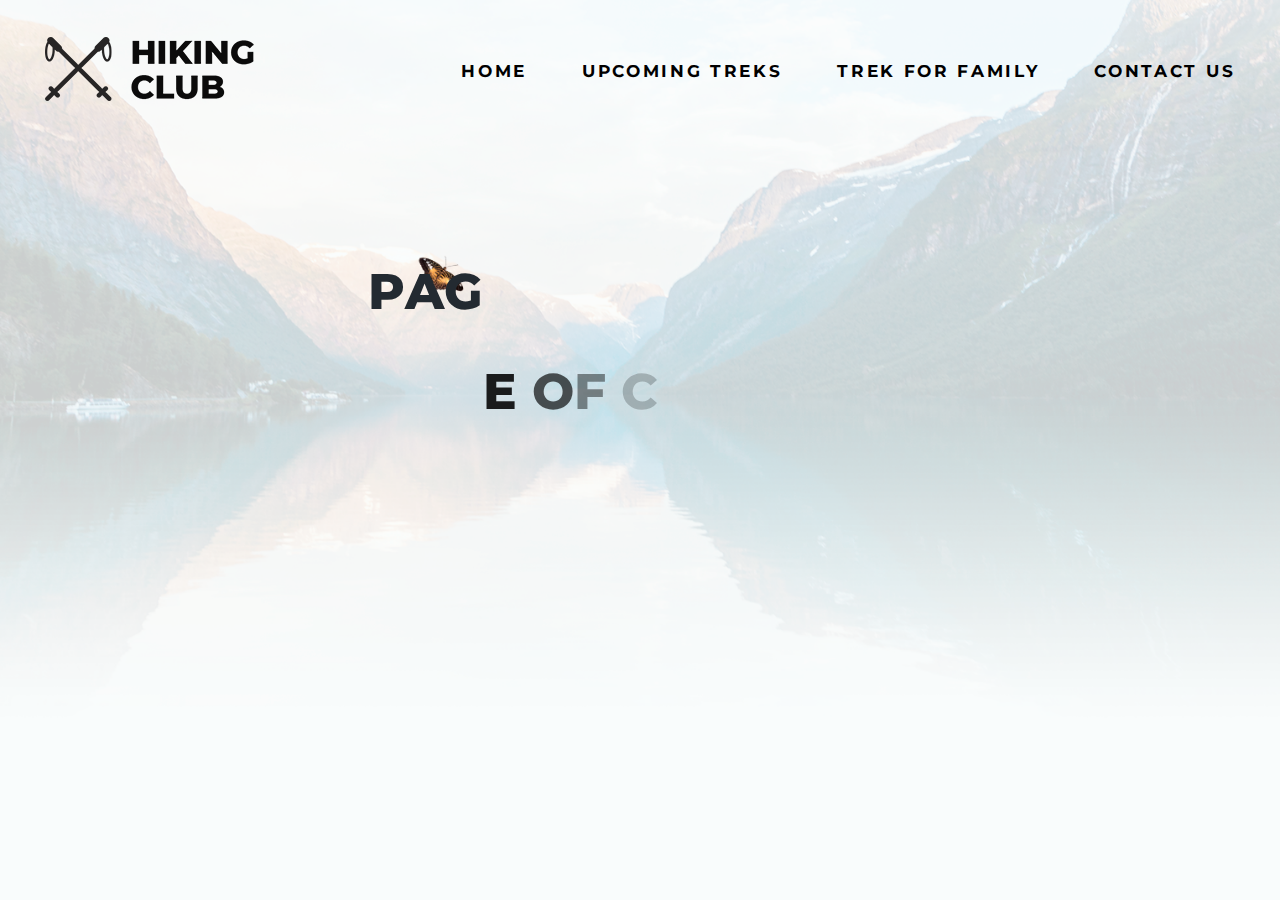
<file: HikingClub/contact.html>
<!DOCTYPE html>
<html lang="en">

<head>
    <meta charset="UTF-8">
    <meta name="viewport" content="width=device-width, initial-scale=1.0">
    <title>Hiking Club</title>
    <link rel="shortcut icon" href="assets/img/vans.ico" type="image/x-icon">
    <link rel="stylesheet" href="https://stackpath.bootstrapcdn.com/font-awesome/4.7.0/css/font-awesome.min.css">
    <link rel="stylesheet" href="assets/css/style.css">   
</head>

<body>
    <div class="wrapper">
        <header class="header">
            <div class="conteiner">
                <nav class="menu">
                    <div class="logo">
                        <a href="index.html" class="logo__link">
                            <img src="assets/img/logo.png" alt="" class="logo__img">
                        </a>
                    </div>
                    <ul class="menu__list">
                        <li class="menu__item">
                            <a href="index.html" class="menu__link">Home</a>
                        </li>
                        <li class="menu__item">
                            <a href="upcoming-treks.html" class="menu__link">Upcoming Treks</a>
                        </li>
                        <li class="menu__item">
                            <a href="treks.html" class="menu__link">Trek for Family</a>
                        </li>
                        <li class="menu__item">
                            <a href="contact.html" class="menu__link">Contact Us</a>
                        </li>
                    </ul>
                    <div class="burger">
                        <span class="burger__item"></span>
                        <span class="burger__item"></span>
                        <span class="burger__item"></span>
                    </div>
                </nav>
                <nav class="menu-mobile">
                    <div class="logo logo__mobile">
                        <a href="" class="logo__link">
                            <img src="assets/img/logo.png" alt="" class="logo__img">
                        </a>
                    </div>
                    <ul class="menu-mobile__list">
                        <li class="menu-mobile__item">
                            <a href="index.html" class="menu-mobile__link">Home</a>
                        <li class="menu-mobile__item">
                            <a href="upcoming-treks.html" class="menu-mobile__link">Upcoming Treks</a>
                        </li>
                        <li class="menu-mobile__item">
                            <a href="treks.html" class="menu-mobile__link">Trek for Family</a>
                        </li>
                        <li class="menu-mobile__item">
                            <a href="contact.html" class="menu-mobile__link">Contact Us</a>
                        </li>
                    </ul>
                </nav>
                <div class="header__body">
                    <div style="width: 90%; margin: 0 auto; display: flex; justify-content: center; align-items: center;">
                        <h2 class="title" style="line-height: 200px;">Page of contacts</h2>
                    </div>
                   
                </div>
            </div>
        </header>
    </div>
    <script src="assets/js/main.js"></script>
    <script src="https://code.jquery.com/jquery-3.5.1.js"></script>
    <script src="assets/js/textyle.js"></script>
    <script>
        $(function () {
            $('.title').textyle({
                easing: 'linear',
                callback: function () {
                    $(this).css({
                        color: '#232a31',
                        transform: 'translateY(0px) rotateY(360deg)'
                    });
                }
            });

        })
    </script>
</body>

</html>
</file>
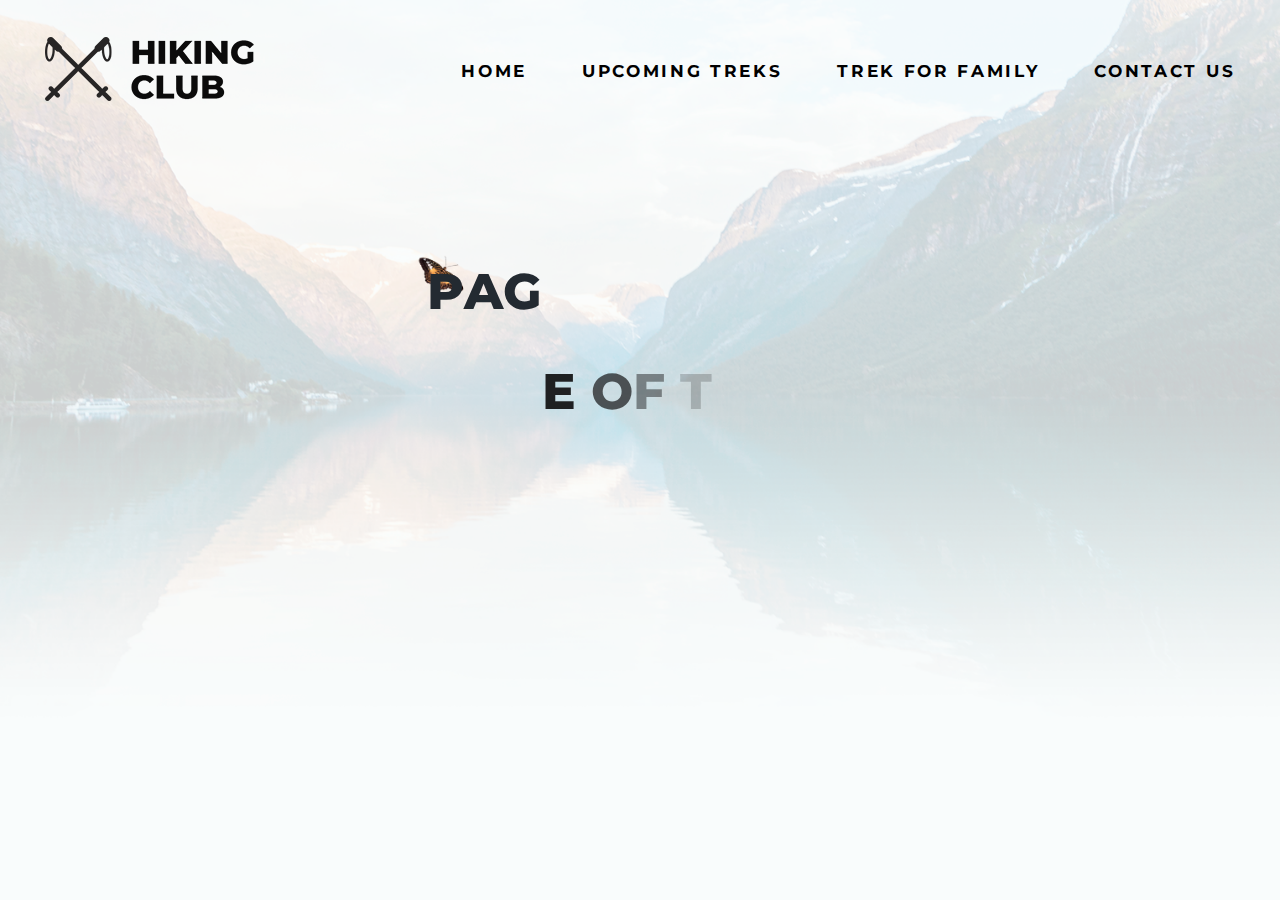
<file: HikingClub/treks.html>
<!DOCTYPE html>
<html lang="en">

<head>
    <meta charset="UTF-8">
    <meta name="viewport" content="width=device-width, initial-scale=1.0">
    <title>Hiking Club</title>
    <link rel="shortcut icon" href="assets/img/vans.ico" type="image/x-icon">
    <link rel="stylesheet" href="https://stackpath.bootstrapcdn.com/font-awesome/4.7.0/css/font-awesome.min.css">
    <link rel="stylesheet" href="assets/css/style.css">   
</head>

<body>
    <div class="wrapper">
        <header class="header">
            <div class="conteiner">
                <nav class="menu">
                    <div class="logo">
                        <a href="index.html" class="logo__link">
                            <img src="assets/img/logo.png" alt="" class="logo__img">
                        </a>
                    </div>
                    <ul class="menu__list">
                        <li class="menu__item">
                            <a href="index.html" class="menu__link">Home</a>
                        </li>
                        <li class="menu__item">
                            <a href="upcoming-treks.html" class="menu__link">Upcoming Treks</a>
                        </li>
                        <li class="menu__item">
                            <a href="treks.html" class="menu__link">Trek for Family</a>
                        </li>
                        <li class="menu__item">
                            <a href="contact.html" class="menu__link">Contact Us</a>
                        </li>
                    </ul>
                    <div class="burger">
                        <span class="burger__item"></span>
                        <span class="burger__item"></span>
                        <span class="burger__item"></span>
                    </div>
                </nav>
                <nav class="menu-mobile">
                    <div class="logo logo__mobile">
                        <a href="" class="logo__link">
                            <img src="assets/img/logo.png" alt="" class="logo__img">
                        </a>
                    </div>
                    <ul class="menu-mobile__list">
                        <li class="menu-mobile__item">
                            <a href="index.html" class="menu-mobile__link">Home</a>
                        <li class="menu-mobile__item">
                            <a href="upcoming-treks.html" class="menu-mobile__link">Upcoming Treks</a>
                        </li>
                        <li class="menu-mobile__item">
                            <a href="treks.html" class="menu-mobile__link">Trek for Family</a>
                        </li>
                        <li class="menu-mobile__item">
                            <a href="contact.html" class="menu-mobile__link">Contact Us</a>
                        </li>
                    </ul>
                </nav>
                <div class="header__body">
                    <div style="width: 90%; margin: 0 auto; display: flex; justify-content: center; align-items: center;">
                        <h2 class="title" style="line-height: 200px;">Page of treks</h2>
                    </div>
                   
                </div>
            </div>
        </header>
    </div>
    <script src="assets/js/main.js"></script>
    <script src="https://code.jquery.com/jquery-3.5.1.js"></script>
    <script src="assets/js/textyle.js"></script>
    <script>
        $(function () {
            $('.title').textyle({
                easing: 'linear',
                callback: function () {
                    $(this).css({
                        color: '#232a31',
                        transform: 'translateY(0px) rotateY(360deg)'
                    });
                }
            });

        })
    </script>
</body>

</html>
</file>
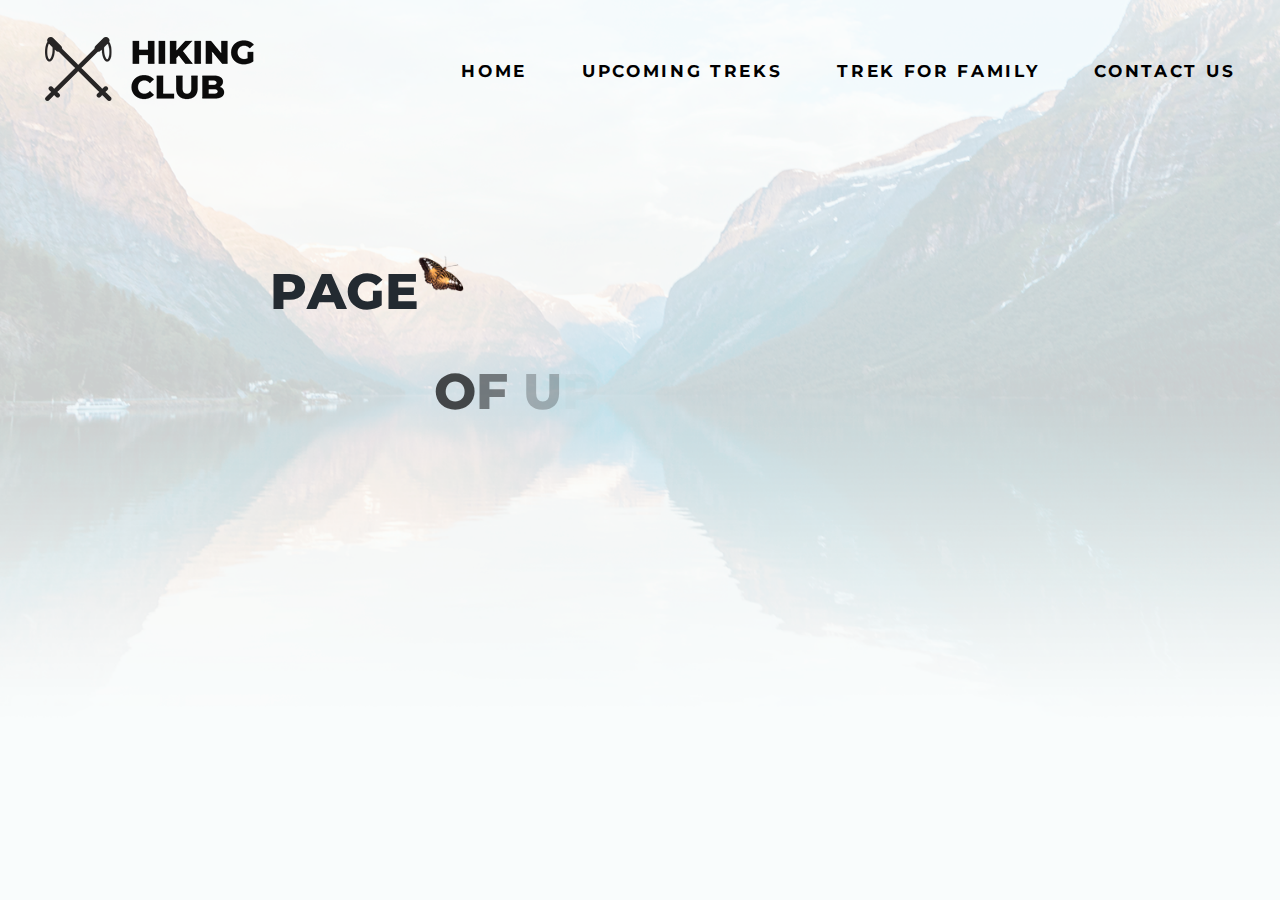
<file: HikingClub/upcoming-treks.html>
<!DOCTYPE html>
<html lang="en">

<head>
    <meta charset="UTF-8">
    <meta name="viewport" content="width=device-width, initial-scale=1.0">
    <title>Hiking Club</title>
    <link rel="shortcut icon" href="assets/img/vans.ico" type="image/x-icon">
    <link rel="stylesheet" href="https://stackpath.bootstrapcdn.com/font-awesome/4.7.0/css/font-awesome.min.css">
    <link rel="stylesheet" href="assets/css/style.css">
</head>

<body>
    <div class="wrapper">
        <header class="header">
            <div class="conteiner">
                <nav class="menu">
                    <div class="logo">
                        <a href="index.html" class="logo__link">
                            <img src="assets/img/logo.png" alt="" class="logo__img">
                        </a>
                    </div>
                    <ul class="menu__list">
                        <li class="menu__item">
                            <a href="index.html" class="menu__link">Home</a>
                        </li>
                        <li class="menu__item">
                            <a href="upcoming-treks.html" class="menu__link">Upcoming Treks</a>
                        </li>
                        <li class="menu__item">
                            <a href="treks.html" class="menu__link">Trek for Family</a>
                        </li>
                        <li class="menu__item">
                            <a href="contact.html" class="menu__link">Contact Us</a>
                        </li>
                    </ul>
                    <div class="burger">
                        <span class="burger__item"></span>
                        <span class="burger__item"></span>
                        <span class="burger__item"></span>
                    </div>
                </nav>
                <nav class="menu-mobile">
                    <div class="logo logo__mobile">
                        <a href="" class="logo__link">
                            <img src="assets/img/logo.png" alt="" class="logo__img">
                        </a>
                    </div>
                    <ul class="menu-mobile__list">
                        <li class="menu-mobile__item">
                            <a href="index.html" class="menu-mobile__link">Home</a>
                        <li class="menu-mobile__item">
                            <a href="upcoming-treks.html" class="menu-mobile__link">Upcoming Treks</a>
                        </li>
                        <li class="menu-mobile__item">
                            <a href="treks.html" class="menu-mobile__link">Trek for Family</a>
                        </li>
                        <li class="menu-mobile__item">
                            <a href="contact.html" class="menu-mobile__link">Contact Us</a>
                        </li>
                    </ul>
                </nav>
                <div class="header__body">
                    <div
                        style="width: 90%; margin: 0 auto; display: flex; justify-content: center; align-items: center;">
                        <h2 class="title" style="line-height: 200px;">Page of upcoming treks</h2>
                    </div>

                </div>
            </div>
        </header>
    </div>
    <script src="assets/js/main.js"></script>
    <script src="https://code.jquery.com/jquery-3.5.1.js"></script>
    <script src="assets/js/textyle.js"></script>
    <script>
        $(function () {
            $('.title').textyle({
                easing: 'linear',
                callback: function () {
                    $(this).css({
                        color: '#232a31',
                        transform: 'translateY(0px) rotateY(360deg)'
                    });
                }
            });

        })
    </script>
</body>

</html>
</file>
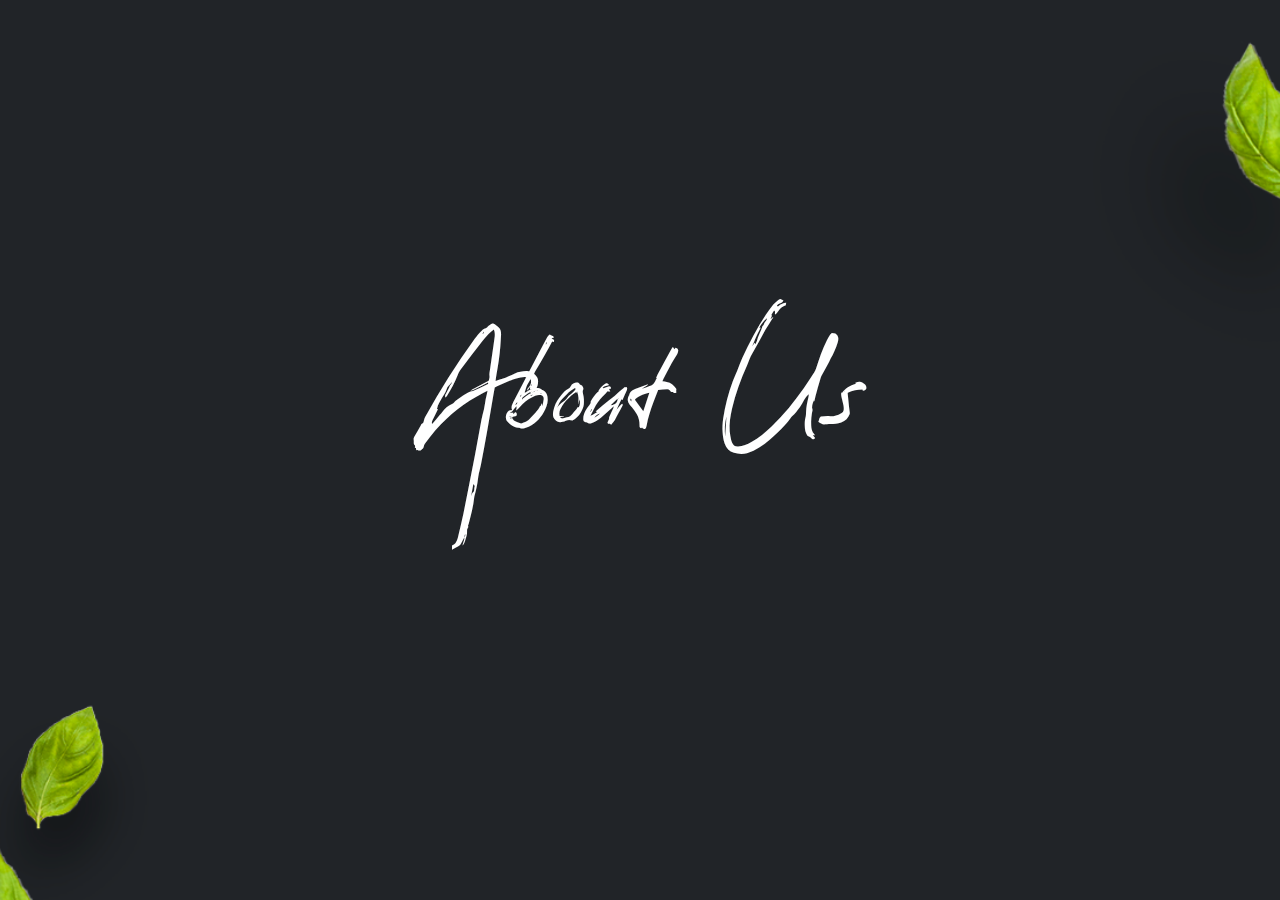
<file: Pizza/about.html>
<!DOCTYPE html>
<html lang="en">
<head>
    <meta charset="UTF-8">
    <meta name="viewport" content="width=device-width, initial-scale=1.0">
    <title>Document</title>
    <link rel="stylesheet" href="assets/css/style.css">
    <link rel="shortcut icon" href="assets/img/leaf.ico" type="image/x-icon">
</head>
<body>

    <section class="page">
        <h1 class="title-h1">About Us</h1>
    </section>
    
</body>
</html>
</file>
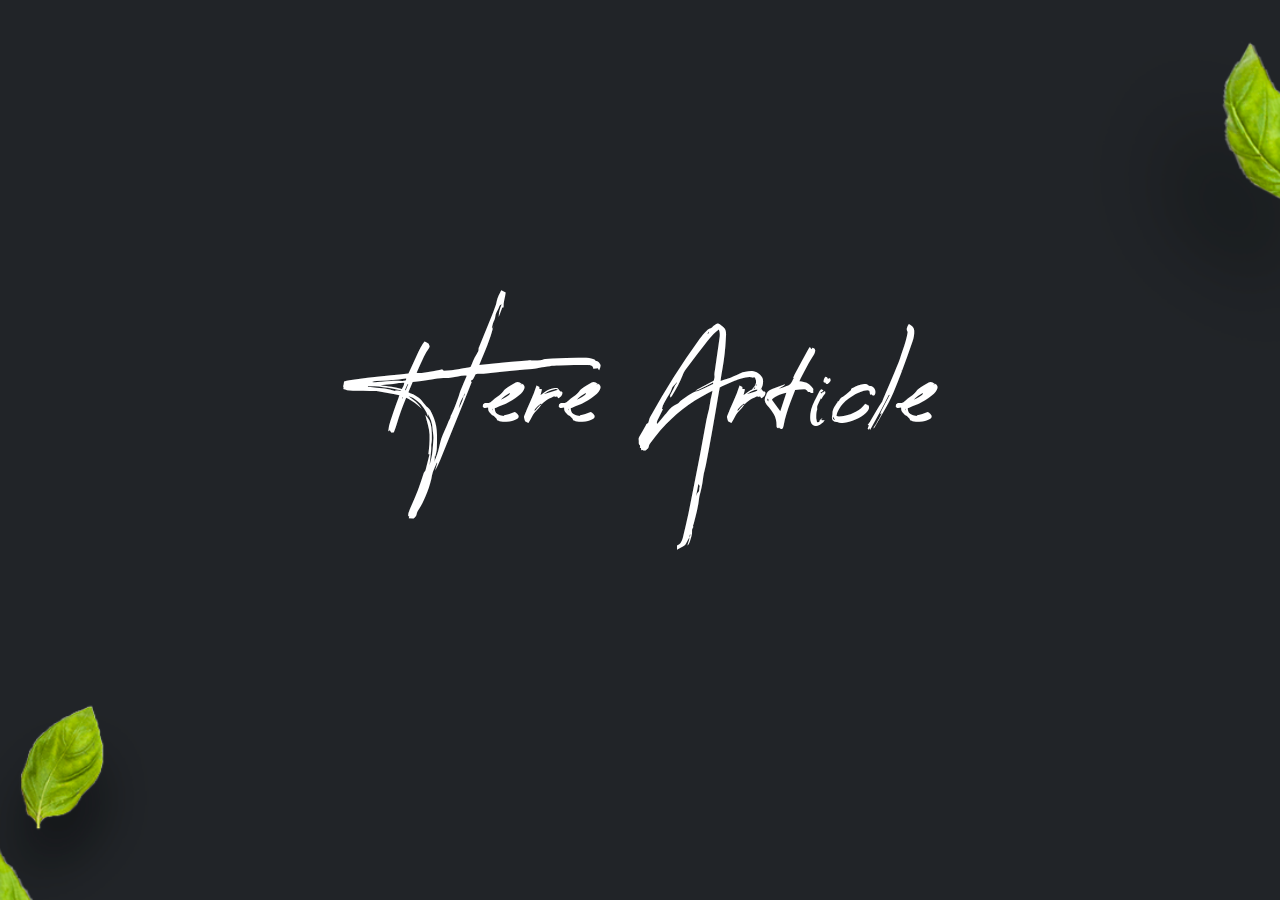
<file: Pizza/article.html>
<!DOCTYPE html>
<html lang="en">
<head>
    <meta charset="UTF-8">
    <meta name="viewport" content="width=device-width, initial-scale=1.0">
    <title>Document</title>
    <link rel="stylesheet" href="assets/css/style.css">
    <link rel="shortcut icon" href="assets/img/leaf.ico" type="image/x-icon">
</head>
<body>

    <section class="page">
        <h1 class="title-h1">Here Article</h1>
    </section>
    
</body>
</html>
</file>
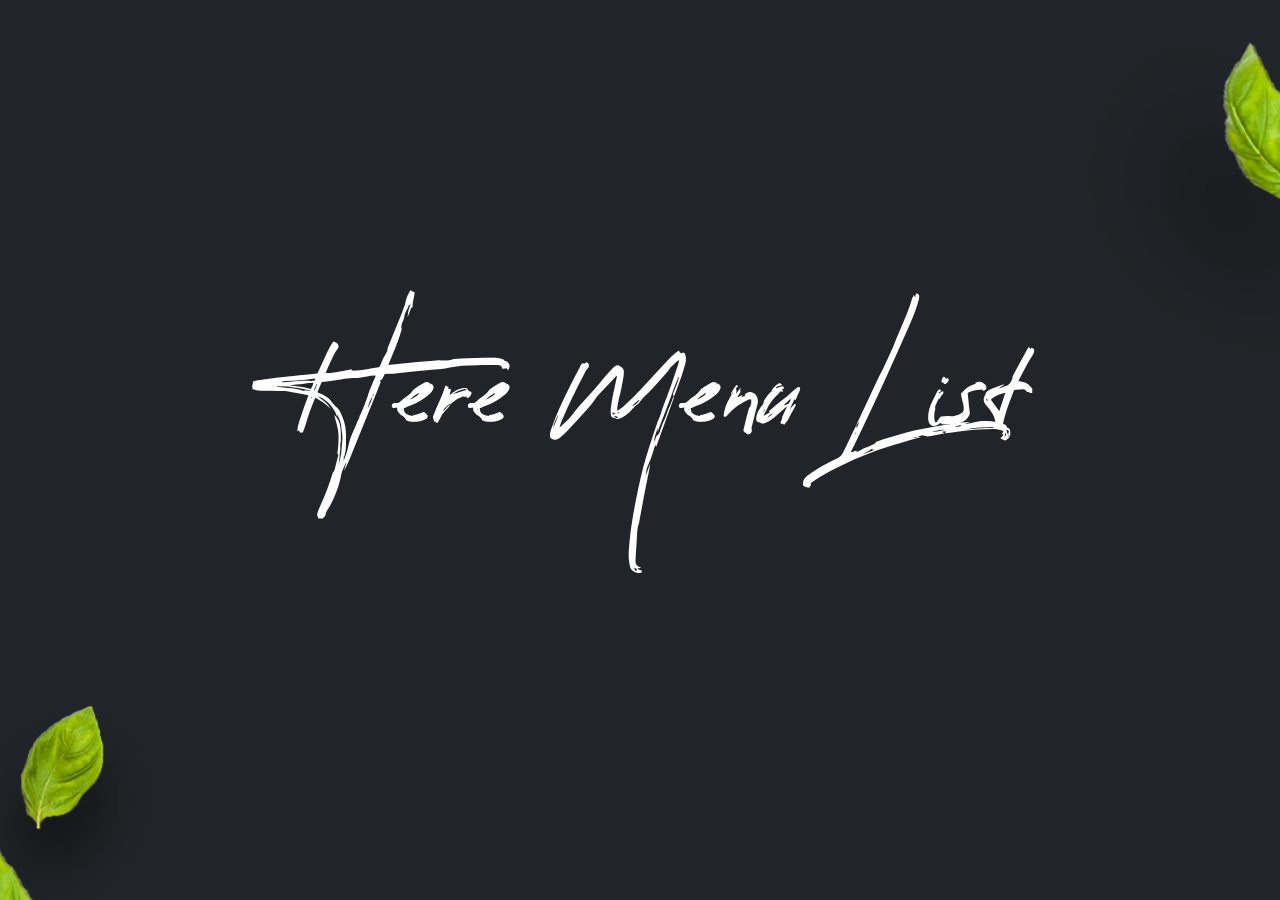
<file: Pizza/menu-list.html>
<!DOCTYPE html>
<html lang="en">
<head>
    <meta charset="UTF-8">
    <meta name="viewport" content="width=device-width, initial-scale=1.0">
    <title>Document</title>
    <link rel="stylesheet" href="assets/css/style.css">
    <link rel="shortcut icon" href="assets/img/leaf.ico" type="image/x-icon">
</head>
<body>

    <section class="page">
        <h1 class="title-h1">Here Menu List</h1>
    </section>
    
</body>
</html>
</file>
<file: HikingClub/assets/css/style.css>
@import url("https://fonts.googleapis.com/css2?family=Montserrat:wght@300;400;500;700;800&display=swap");
html,
body {
  height: 100%;
  background-color: #f9fcfc;
}

body {
  margin: 0;
  padding: 0;
  -webkit-box-sizing: border-box;
          box-sizing: border-box;
}

* {
  -webkit-box-sizing: border-box;
          box-sizing: border-box;
  padding: 0;
  margin: 0;
}

h1,
h2,
h3 {
  font-family: "Montserrat", sans-serif;
  font-weight: 800;
  text-transform: uppercase;
  color: #000000;
}

a,
p {
  font-family: "Montserrat", sans-serif;
}

a {
  text-decoration: none;
  color: white;
}

li {
  list-style-type: none;
}

ul {
  margin-left: 0;
  padding-left: 0;
}

.wrapper {
  overflow-x: hidden;
}

.conteiner {
  width: 93%;
  max-width: 1300px;
  margin: 0 auto;
}

.header {
  min-height: 100vh;
  background-image: url(../img/bg.png);
  background-size: cover;
  background-repeat: no-repeat;
  background-position: 50% 50%;
}

@media screen and (min-height: 1500px) {
  .header {
    position: relative;
  }
}

.header__body {
  margin: 60px 0;
  display: -webkit-box;
  display: -webkit-flex;
  display: -ms-flexbox;
  display: flex;
  -webkit-box-pack: justify;
  -webkit-justify-content: space-between;
      -ms-flex-pack: justify;
          justify-content: space-between;
  -webkit-box-align: center;
  -webkit-align-items: center;
      -ms-flex-align: center;
          align-items: center;
}

@media screen and (max-width: 1400px) {
  .header__body {
    margin: 50px 0;
  }
}

@media screen and (min-height: 1500px) and (min-width: 1300px) {
  .header__body {
    position: absolute;
    top: 50%;
    left: 50%;
    min-width: 1300px;
    -webkit-transform: translate(-50%, -50%);
            transform: translate(-50%, -50%);
    min-height: 100vh;
  }
}

@media screen and (min-height: 650px) and (max-width: 1000px) {
  .header__body {
    position: absolute;
    top: 50%;
    -webkit-transform: translateY(-50%);
            transform: translateY(-50%);
    left: 0;
    right: 0;
  }
}

.header__collumn-one {
  width: 50%;
  margin-right: 30px;
}

@media screen and (max-width: 1000px) {
  .header__collumn-one {
    width: 100%;
    margin-top: 0px;
    text-align: center;
    margin-right: 0px;
  }
}

.header__collumn-two {
  display: block;
  width: 50%;
  border-radius: 50%;
}

@media screen and (max-width: 1400px) {
  .header__collumn-two {
    width: 40%;
  }
}

@media screen and (max-width: 1000px) {
  .header__collumn-two {
    display: none;
  }
}

.header__above-tittle {
  font-size: 39.6px;
  margin-bottom: 27px;
}

@media screen and (max-width: 650px) {
  .header__above-tittle {
    font-size: 28px;
  }
}

.header__tittle {
  display: inline-block;
  position: relative;
  font-size: 74.4px;
  margin-bottom: 40px;
}

@media screen and (max-width: 650px) {
  .header__tittle {
    font-size: 66px;
  }
}

.header__butterfly {
  position: absolute;
  top: -32px;
  left: -39px;
}

.header__subtittle {
  font-size: 20.9px;
  font-weight: 800;
  text-transform: uppercase;
  color: #000000;
  margin-bottom: 35px;
}

@media screen and (max-width: 650px) {
  .header__subtittle {
    font-size: 16px;
  }
}

.header__img {
  width: 653px;
  height: 653px;
}

@media screen and (max-width: 1400px) {
  .header__img {
    width: 653px;
    height: 653px;
  }
}

.button {
  padding: 24px 22px;
  display: inline-block;
  background-color: #000000;
  cursor: pointer;
  -webkit-transition: .5s;
  transition: .5s;
}

.button__link {
  font-size: 12.5px;
  font-weight: 800;
  text-transform: uppercase;
  color: #ffffff;
  -webkit-transition: .5s;
  transition: .5s;
}

.button:hover .button__link {
  color: #c4832e;
}

.button:hover {
  -webkit-transform: scale(1.05);
          transform: scale(1.05);
}

.menu {
  display: -webkit-box;
  display: -webkit-flex;
  display: -ms-flexbox;
  display: flex;
  -webkit-box-pack: justify;
  -webkit-justify-content: space-between;
      -ms-flex-pack: justify;
          justify-content: space-between;
  -webkit-box-align: center;
  -webkit-align-items: center;
      -ms-flex-align: center;
          align-items: center;
  padding: 37px 0;
}

.menu__list {
  display: -webkit-box;
  display: -webkit-flex;
  display: -ms-flexbox;
  display: flex;
  -webkit-box-pack: justify;
  -webkit-justify-content: space-between;
      -ms-flex-pack: justify;
          justify-content: space-between;
  -webkit-box-align: center;
  -webkit-align-items: center;
      -ms-flex-align: center;
          align-items: center;
}

@media screen and (max-width: 1100px) {
  .menu__list {
    display: none;
  }
}

.menu__item {
  margin-right: 55px;
}

.menu__link {
  font-size: 16.7px;
  line-height: 1.2;
  font-weight: 700;
  text-transform: uppercase;
  letter-spacing: 0.16em;
  color: #000000;
  -webkit-transition: .5s;
  transition: .5s;
}

.menu__link:hover {
  color: #c4832e;
}

.menu__item:last-child {
  margin-right: 0px;
}

.logo {
  cursor: pointer;
}

.logo__img {
  width: 209px;
  height: 64px;
}

@media screen and (max-width: 400px) {
  .logo__img {
    width: 150px;
    height: 40px;
  }
}

.logo__mobile {
  width: 120px;
  height: 120px;
  background-color: #ffffff;
  border-radius: 50%;
  margin: 70px auto 50px auto;
  display: -webkit-box;
  display: -webkit-flex;
  display: -ms-flexbox;
  display: flex;
  -webkit-box-pack: center;
  -webkit-justify-content: center;
      -ms-flex-pack: center;
          justify-content: center;
  -webkit-box-align: center;
  -webkit-align-items: center;
      -ms-flex-align: center;
          align-items: center;
}

.logo__mobile .logo__img {
  width: 90px;
  height: 30px;
}

.burger {
  display: none;
  -webkit-box-pack: center;
  -webkit-justify-content: center;
      -ms-flex-pack: center;
          justify-content: center;
  -webkit-box-align: center;
  -webkit-align-items: center;
      -ms-flex-align: center;
          align-items: center;
  -webkit-box-orient: vertical;
  -webkit-box-direction: normal;
  -webkit-flex-direction: column;
      -ms-flex-direction: column;
          flex-direction: column;
  cursor: pointer;
  z-index: 1001;
}

@media screen and (max-width: 1100px) {
  .burger {
    display: -webkit-box;
    display: -webkit-flex;
    display: -ms-flexbox;
    display: flex;
  }
}

.burger__item {
  width: 50px;
  height: 5px;
  background-color: #000000;
  margin-bottom: 7px;
  -webkit-transition: .5s;
  transition: .5s;
}

.burger__item-active {
  margin-bottom: -5px;
}

@media screen and (max-width: 400px) {
  .burger__item-active {
    background-color: #ffffff;
  }
}

.burger__item-active:nth-child(1) {
  -webkit-transform: rotate(45deg);
          transform: rotate(45deg);
}

.burger__item-active:nth-child(2) {
  opacity: 0;
}

.burger__item-active:nth-child(3) {
  -webkit-transform: rotate(-45deg);
          transform: rotate(-45deg);
}

.menu-mobile {
  position: fixed;
  top: 0;
  left: -100%;
  width: 300px;
  height: 100vh;
  z-index: 1000;
  background-color: #000000;
  -webkit-transition: .5s;
  transition: .5s;
}

@media screen and (max-width: 400px) {
  .menu-mobile {
    width: 100%;
  }
}

.menu-mobile__list {
  display: -webkit-box;
  display: -webkit-flex;
  display: -ms-flexbox;
  display: flex;
  -webkit-box-pack: justify;
  -webkit-justify-content: space-between;
      -ms-flex-pack: justify;
          justify-content: space-between;
  -webkit-box-align: center;
  -webkit-align-items: center;
      -ms-flex-align: center;
          align-items: center;
  -webkit-box-orient: vertical;
  -webkit-box-direction: normal;
  -webkit-flex-direction: column;
      -ms-flex-direction: column;
          flex-direction: column;
}

.menu-mobile__item {
  margin-bottom: 55px;
}

.menu-mobile__link {
  font-size: 16.7px;
  line-height: 1.2;
  font-weight: 700;
  text-transform: uppercase;
  letter-spacing: 0.16em;
  color: #ffffff;
}

.menu-mobile__active {
  left: 0;
}

.largest {
  background-image: url(../img/foot-bg.png);
  background-repeat: no-repeat;
  background-size: cover;
  background-position: 70% center;
}

.largest__body {
  text-align: center;
  padding: 90px 0;
}

.tittle {
  font-size: 40px;
  font-weight: 700;
  text-transform: uppercase;
  letter-spacing: 0.04em;
  margin-bottom: 34px;
}

@media screen and (max-width: 1170px) {
  .tittle {
    font-size: 32px;
    margin-bottom: 24px;
  }
}

@media screen and (max-width: 1170px) {
  .tittle {
    font-size: 32px;
    margin-bottom: 24px;
  }
}

@media screen and (max-width: 650px) {
  .tittle {
    font-size: 20px;
    margin-bottom: 24px;
  }
}

.tittle__largest {
  color: #ffffff;
}

.tittle__posted {
  color: #000000;
}

.subtittle {
  font-size: 20.9px;
  font-weight: 400;
}

@media screen and (max-width: 1170px) {
  .subtittle {
    font-size: 16px;
  }
}

.subtittle__largest {
  color: #ffffff;
}

.subtittle__posted {
  color: #000000;
  margin-bottom: 28px;
  line-height: 29px;
}

.posted__body {
  width: 100%;
  display: -webkit-box;
  display: -webkit-flex;
  display: -ms-flexbox;
  display: flex;
  -webkit-box-pack: justify;
  -webkit-justify-content: space-between;
      -ms-flex-pack: justify;
          justify-content: space-between;
  -webkit-box-align: center;
  -webkit-align-items: center;
      -ms-flex-align: center;
          align-items: center;
  padding: 90px 0;
}

@media screen and (max-width: 1000px) {
  .posted__body {
    -webkit-box-orient: vertical;
    -webkit-box-direction: normal;
    -webkit-flex-direction: column;
        -ms-flex-direction: column;
            flex-direction: column;
  }
}

.posted__img-wrapp {
  -webkit-box-flex: 1;
  -webkit-flex: 1;
      -ms-flex: 1;
          flex: 1;
  width: 40%;
}

@media screen and (max-width: 1000px) {
  .posted__img-wrapp {
    width: 500px;
    display: -webkit-box;
    display: -webkit-flex;
    display: -ms-flexbox;
    display: flex;
    -webkit-box-align: center;
    -webkit-align-items: center;
        -ms-flex-align: center;
            align-items: center;
    -webkit-box-pack: center;
    -webkit-justify-content: center;
        -ms-flex-pack: center;
            justify-content: center;
    margin-bottom: 40px;
  }
}

.posted__img {
  background-image: url(../img/kevin-wolf-VTWMs1q1ic0-unsplash.jpg);
  background-size: cover;
  background-repeat: no-repeat;
  -webkit-box-shadow: 0px 0px 12px -2px #0b0b0b, inset 0px 0px 2px 0px #b4b4b4;
          box-shadow: 0px 0px 12px -2px #0b0b0b, inset 0px 0px 2px 0px #b4b4b4;
  width: 400px;
  height: 400px;
  -webkit-animation: animateBg 10s linear infinite;
          animation: animateBg 10s linear infinite;
}

@media screen and (max-width: 1000px) {
  .posted__img {
    margin: 0 auto;
  }
}

@media screen and (max-width: 500px) {
  .posted__img {
    width: 300px;
    height: 300px;
  }
}

@media screen and (max-width: 400px) {
  .posted__img {
    width: 270px;
    height: 270px;
  }
}

.posted__content-wrapp {
  width: 56%;
}

@media screen and (max-width: 1000px) {
  .posted__content-wrapp {
    width: 100%;
    text-align: center;
  }
}

@-webkit-keyframes animateBg {
  0%,
  100% {
    border-radius: 46% 42% 61% 54% / 64% 58% 47% 45%;
  }
  50% {
    border-radius: 59% 88% 100% 79% / 50% 76% 82% 100%;
  }
}

@keyframes animateBg {
  0%,
  100% {
    border-radius: 46% 42% 61% 54% / 64% 58% 47% 45%;
  }
  50% {
    border-radius: 59% 88% 100% 79% / 50% 76% 82% 100%;
  }
}

.footer {
  background-color: #f3f3f3;
}

.footer__body {
  padding-top: 60px;
  padding-bottom: 20px;
}

@media screen and (max-width: 600px) {
  .footer .menu {
    -webkit-box-orient: vertical;
    -webkit-box-direction: normal;
    -webkit-flex-direction: column;
        -ms-flex-direction: column;
            flex-direction: column;
    -webkit-box-pack: center;
    -webkit-justify-content: center;
        -ms-flex-pack: center;
            justify-content: center;
    -webkit-align-self: center;
        -ms-flex-item-align: center;
                -ms-grid-row-align: center;
            align-self: center;
  }
}

@media screen and (max-width: 1100px) {
  .footer .menu__list {
    display: -webkit-box;
    display: -webkit-flex;
    display: -ms-flexbox;
    display: flex;
    -webkit-flex-wrap: wrap;
        -ms-flex-wrap: wrap;
            flex-wrap: wrap;
    -webkit-box-pack: start;
    -webkit-justify-content: flex-start;
        -ms-flex-pack: start;
            justify-content: flex-start;
    -webkit-box-align: start;
    -webkit-align-items: flex-start;
        -ms-flex-align: start;
            align-items: flex-start;
  }
}

@media screen and (max-width: 600px) {
  .footer .menu__list {
    -webkit-box-orient: vertical;
    -webkit-box-direction: normal;
    -webkit-flex-direction: column;
        -ms-flex-direction: column;
            flex-direction: column;
    -webkit-box-align: center;
    -webkit-align-items: center;
        -ms-flex-align: center;
            align-items: center;
    -webkit-box-pack: center;
    -webkit-justify-content: center;
        -ms-flex-pack: center;
            justify-content: center;
    -webkit-align-self: center;
        -ms-flex-item-align: center;
                -ms-grid-row-align: center;
            align-self: center;
  }
}

.footer .menu__item {
  margin-right: 22px;
}

@media screen and (max-width: 1100px) {
  .footer .menu__item {
    margin: 20px 10px;
  }
}

.footer .logo {
  margin-right: 80px;
}

@media screen and (max-width: 600px) {
  .footer .logo {
    margin-right: 0;
  }
}

.copyright-wrapp {
  display: -webkit-box;
  display: -webkit-flex;
  display: -ms-flexbox;
  display: flex;
  -webkit-box-pack: justify;
  -webkit-justify-content: space-between;
      -ms-flex-pack: justify;
          justify-content: space-between;
  -webkit-box-align: end;
  -webkit-align-items: flex-end;
      -ms-flex-align: end;
          align-items: flex-end;
}

@media screen and (max-width: 890px) {
  .copyright-wrapp {
    -webkit-flex-wrap: wrap;
        -ms-flex-wrap: wrap;
            flex-wrap: wrap;
  }
}

@media screen and (max-width: 500px) {
  .copyright-wrapp {
    -webkit-box-orient: vertical;
    -webkit-box-direction: normal;
    -webkit-flex-direction: column;
        -ms-flex-direction: column;
            flex-direction: column;
    -webkit-box-pack: center;
    -webkit-justify-content: center;
        -ms-flex-pack: center;
            justify-content: center;
    -webkit-box-align: center;
    -webkit-align-items: center;
        -ms-flex-align: center;
            align-items: center;
  }
}

.call__text {
  padding: 3px;
  background-color: #000000;
  font-size: 22.4px;
  font-weight: 800;
  text-transform: uppercase;
  color: #ffffff;
}

.call__number {
  padding: 3px;
  background-color: #000000;
  font-size: 32.4px;
  font-weight: 800;
  text-transform: uppercase;
  color: #ffffff;
  -webkit-transition: .5s;
  transition: .5s;
}

.call__number:hover {
  color: #c4832e;
}

@media screen and (max-width: 890px) {
  .call {
    margin-bottom: 20px;
  }
}

.copyright-text {
  font-size: 16.7px;
  line-height: 1.2;
  font-weight: 500;
  color: #000000;
}

@media screen and (max-width: 810px) {
  .copyright-text {
    -webkit-box-ordinal-group: 4;
    -webkit-order: 3;
        -ms-flex-order: 3;
            order: 3;
    text-align: center;
    -webkit-box-flex: 1;
    -webkit-flex-grow: 1;
        -ms-flex-positive: 1;
            flex-grow: 1;
  }
}

@media screen and (max-width: 890px) {
  .icons {
    margin-bottom: 20px;
  }
}

.icons__list {
  display: -webkit-box;
  display: -webkit-flex;
  display: -ms-flexbox;
  display: flex;
  -webkit-box-pack: justify;
  -webkit-justify-content: space-between;
      -ms-flex-pack: justify;
          justify-content: space-between;
  -webkit-box-align: center;
  -webkit-align-items: center;
      -ms-flex-align: center;
          align-items: center;
  min-width: 155px;
}

.icons__item {
  background-color: #000000;
  border-radius: 50%;
  margin-right: 5px;
  -webkit-transition: .5s;
  transition: .5s;
}

.icons__item:hover {
  -webkit-transform: scale(1.05);
          transform: scale(1.05);
  background-color: #c4832e;
}

.icons__item:last-child {
  margin-right: 0;
}

.icons__link {
  display: -webkit-inline-box;
  display: -webkit-inline-flex;
  display: -ms-inline-flexbox;
  display: inline-flex;
  -webkit-box-pack: center;
  -webkit-justify-content: center;
      -ms-flex-pack: center;
          justify-content: center;
  -webkit-box-align: center;
  -webkit-align-items: center;
      -ms-flex-align: center;
          align-items: center;
  padding: 4px 7px;
  min-width: 30px;
  min-height: 30px;
}

.icons__link i {
  font-family: "fontAwesome";
  font-size: 15px;
  font-style: normal;
  color: #ffffff;
}

.title {
  font-size: 50px;
  margin-bottom: 0px;
  text-align: center;
  padding: 0 20px;
}

.title span {
  display: inline-block;
  position: relative;
  opacity: 0;
  -webkit-transition: 1s;
  transition: 1s;
  -webkit-transform: translateY(100px);
          transform: translateY(100px);
  color: #18191a;
}
/*# sourceMappingURL=style.css.map */
</file>
<file: Pizza/assets/css/style.css>
@import url("https://fonts.googleapis.com/css2?family=Montserrat:wght@400;700&display=swap");
@import url("https://fonts.googleapis.com/css2?family=Open+Sans:ital,wght@0,400;0,600;0,700;0,800;1,400;1,700&display=swap");
@font-face {
  font-family: 'Reey';
  src: url("../fonts/Reey/Reey-Regular.otf");
  font-weight: normal;
  font-style: normal;
}

* {
  margin: 0;
  padding: 0;
  -webkit-box-sizing: border-box;
          box-sizing: border-box;
}

ol,
ul,
li {
  list-style: none;
}

a {
  text-decoration: none;
}

input {
  padding: 0;
  border: none;
  font: inherit;
  color: inherit;
  -webkit-user-select: none;
     -moz-user-select: none;
      -ms-user-select: none;
          user-select: none;
  outline: none;
}

button {
  padding: 0;
  border: none;
  font: inherit;
  color: inherit;
  background-color: transparent;
  cursor: pointer;
  -webkit-user-select: none;
     -moz-user-select: none;
      -ms-user-select: none;
          user-select: none;
  outline: none;
}

.active {
  color: red;
}

.wrapper {
  position: relative;
  overflow: hidden;
}

.conteiner {
  max-width: 1500px;
  width: 100%;
  margin: 0 auto;
  padding: 0px 80px;
}

@media screen and (max-width: 800px) {
  .conteiner {
    padding: 0px 30px;
  }
}

.page {
  display: -webkit-box;
  display: -webkit-flex;
  display: -ms-flexbox;
  display: flex;
  -webkit-box-pack: center;
  -webkit-justify-content: center;
      -ms-flex-pack: center;
          justify-content: center;
  -webkit-box-align: center;
  -webkit-align-items: center;
      -ms-flex-align: center;
          align-items: center;
  min-height: 100vh;
  background-image: url(../img/form-bg.png);
  background-size: cover;
  background-position: center;
  background-repeat: no-repeat;
  text-align: center;
}

.first-screen {
  position: relative;
  background-image: url(../img/header-bg.png);
  background-size: cover;
  background-repeat: no-repeat;
  background-position: center;
  display: -webkit-box;
  display: -webkit-flex;
  display: -ms-flexbox;
  display: flex;
  -webkit-box-pack: start;
  -webkit-justify-content: flex-start;
      -ms-flex-pack: start;
          justify-content: flex-start;
  -webkit-box-align: center;
  -webkit-align-items: center;
      -ms-flex-align: center;
          align-items: center;
  min-height: 100vh;
  padding: 130px 0;
}

@media screen and (max-width: 1500px) {
  .first-screen {
    min-height: 100vh;
  }
}

.first-screen__body {
  width: 100%;
}

@media screen and (max-width: 900px) {
  .first-screen__body {
    text-align: center;
  }
}

.first-screen__content-text {
  max-width: 530px;
  width: 100%;
  font-family: "Open Sans";
  font-size: 20.9px;
  font-weight: 400;
  font-style: italic;
  letter-spacing: 0.05em;
  color: #fff;
  margin-top: 26px;
}

@media screen and (max-width: 1366px) {
  .first-screen__content-text {
    font-size: 18px;
  }
}

@media screen and (max-width: 900px) {
  .first-screen__content-text {
    max-width: 100%;
  }
}

.header {
  z-index: 1000;
  -webkit-transition: .5s;
  transition: .5s;
}

.header__absolute {
  z-index: 1000;
  width: 100%;
  position: absolute;
  top: 0;
  padding: 45px 0;
}

.header__border-absolute {
  z-index: 1000;
  padding: 10px 0;
  border-bottom: 2px solid #fff;
}

.header__fixed {
  z-index: 1000;
  width: 100%;
  padding: 10px 0;
  position: fixed;
  top: 0;
  background-color: #212428;
  border-bottom: 2px solid #fff;
}

.menu-mobile {
  position: fixed;
  z-index: 999;
  width: 100%;
  height: 100vh;
  left: 0;
  top: -100%;
  background-color: #212428;
  text-align: center;
  -webkit-transition: .5s;
  transition: .5s;
}

.menu-mobile__active {
  top: 0;
}

.menu-mobile__list {
  margin-top: 50vh;
  -webkit-transform: translateY(-50%);
          transform: translateY(-50%);
}

.menu-mobile__item {
  padding: 20px 0;
}

.menu-mobile__link {
  display: inline-block;
  font-family: "Open Sans";
  font-size: 18px;
  font-weight: 700;
  text-transform: uppercase;
  letter-spacing: 0.2em;
  color: #ffffff;
}

.menu-mobile__link-active {
  color: #678701;
}

.menu-desktop {
  display: -webkit-box;
  display: -webkit-flex;
  display: -ms-flexbox;
  display: flex;
  -webkit-box-pack: end;
  -webkit-justify-content: flex-end;
      -ms-flex-pack: end;
          justify-content: flex-end;
  -webkit-box-align: center;
  -webkit-align-items: center;
      -ms-flex-align: center;
          align-items: center;
}

@media screen and (max-width: 960px) {
  .menu-desktop {
    -webkit-box-pack: justify;
    -webkit-justify-content: space-between;
        -ms-flex-pack: justify;
            justify-content: space-between;
  }
}

.menu-desktop__list {
  display: -webkit-box;
  display: -webkit-flex;
  display: -ms-flexbox;
  display: flex;
  -webkit-box-pack: end;
  -webkit-justify-content: flex-end;
      -ms-flex-pack: end;
          justify-content: flex-end;
  -webkit-box-align: center;
  -webkit-align-items: center;
      -ms-flex-align: center;
          align-items: center;
}

@media screen and (max-width: 960px) {
  .menu-desktop__list {
    display: none;
  }
}

.menu-desktop__item {
  margin-right: 63px;
}

.menu-desktop__link {
  font-family: "Open Sans";
  font-size: 16px;
  line-height: 1.2;
  font-weight: 700;
  text-transform: uppercase;
  letter-spacing: 0.2em;
  color: #ffffff;
}

.menu-desktop__link-active {
  color: #678701;
}

.burger {
  display: none;
  width: 50px;
  height: 30px;
  cursor: pointer;
  -webkit-transition: .5s;
  transition: .5s;
}

@media screen and (max-width: 960px) {
  .burger {
    display: -webkit-box;
    display: -webkit-flex;
    display: -ms-flexbox;
    display: flex;
    -webkit-box-pack: justify;
    -webkit-justify-content: space-between;
        -ms-flex-pack: justify;
            justify-content: space-between;
    -webkit-box-align: center;
    -webkit-align-items: center;
        -ms-flex-align: center;
            align-items: center;
    -webkit-box-orient: vertical;
    -webkit-box-direction: normal;
    -webkit-flex-direction: column;
        -ms-flex-direction: column;
            flex-direction: column;
  }
}

.burger__item {
  display: block;
  width: 100%;
  height: 4px;
  background-color: #fff;
  border-radius: 5px;
}

.burger__item:nth-child(1) {
  -webkit-transform: rotate(0deg);
          transform: rotate(0deg);
  -webkit-transition: .5s;
  transition: .5s;
}

.burger__item:nth-child(2) {
  opacity: 1;
  -webkit-transition: .5s;
  transition: .5s;
  -webkit-transition-delay: .4s;
          transition-delay: .4s;
}

.burger__item:nth-child(3) {
  margin-top: 0px;
  -webkit-transform: rotate(0deg);
          transform: rotate(0deg);
  -webkit-transition: .5s;
  transition: .5s;
}

.burger__active {
  -webkit-box-pack: center;
  -webkit-justify-content: center;
      -ms-flex-pack: center;
          justify-content: center;
  -webkit-transition: .5s;
  transition: .5s;
}

.burger__active .burger__item:nth-child(1) {
  -webkit-transform: rotate(45deg);
          transform: rotate(45deg);
  -webkit-transition: .7s;
  transition: .7s;
  -webkit-transition-delay: .4s;
          transition-delay: .4s;
}

.burger__active .burger__item:nth-child(2) {
  opacity: 0;
  -webkit-transition: .5s;
  transition: .5s;
}

.burger__active .burger__item:nth-child(3) {
  margin-top: -8px;
  -webkit-transform: rotate(-45deg);
          transform: rotate(-45deg);
  -webkit-transition: .7s;
  transition: .7s;
  -webkit-transition-delay: .4s;
          transition-delay: .4s;
}

.search {
  position: relative;
  -webkit-transition: .5s;
  transition: .5s;
  width: 50px;
  height: 50px;
  cursor: pointer;
  -webkit-transition: width .5s;
  transition: width .5s;
}

.search__active {
  width: 200px;
  -webkit-user-select: auto;
     -moz-user-select: auto;
      -ms-user-select: auto;
          user-select: auto;
}

.search__input {
  width: 100%;
  height: 100%;
  font-family: "Open Sans";
  font-size: 18px;
  padding: 12px 32px 12px 32px;
  border-radius: 25px;
  font-weight: 300;
  border-width: 0px;
  -webkit-transition: .5s;
  transition: .5s;
  cursor: pointer;
  -webkit-transition: cursor 1s;
  transition: cursor 1s;
}

.search__input-active {
  cursor: text;
  padding: 12px 60px 12px 32px;
}

.search__icon {
  display: block;
  margin: 10px;
  width: 30px;
  height: 30px;
  position: absolute;
  top: 34%;
  right: -6px;
  -webkit-transform: translateY(-50%);
          transform: translateY(-50%);
  -webkit-transition: .5s;
  transition: .5s;
}

.search__icon-active {
  right: 5px;
}

.title-h1 {
  text-shadow: 0px 5px 5px 0px rgba(83, 81, 79, 0.21);
  font-family: "Reey";
  font-size: 91.7px;
  line-height: 1.3;
  font-weight: 400;
  color: #fff;
  margin-bottom: 108px;
}

@media screen and (max-width: 900px) {
  .title-h1 {
    width: 100%;
    margin-bottom: 60px;
  }
}

@media screen and (max-width: 500px) {
  .title-h1 {
    font-size: 60px;
    margin-bottom: 26px;
  }
}

.subtitle-h1 {
  max-width: 530px;
  font-family: "Open Sans";
  text-transform: uppercase;
  font-size: 25px;
  line-height: 1.2;
  font-weight: 700;
  font-style: italic;
  letter-spacing: 0.2em;
  color: #fff;
  margin-bottom: 60px;
}

@media screen and (max-width: 1366px) {
  .subtitle-h1 {
    font-size: 20px;
  }
}

@media screen and (max-width: 900px) {
  .subtitle-h1 {
    max-width: 100%;
    width: 100%;
  }
}

@media screen and (max-width: 500px) {
  .subtitle-h1 {
    margin-bottom: 26px;
  }
}

.button {
  display: inline-block;
  text-transform: uppercase;
  font-family: "Open Sans";
  font-size: 25px;
  padding: 14px 38px;
  border-radius: 25px;
  font-weight: 800;
  cursor: pointer;
  -webkit-transition: .5s;
  transition: .5s;
}

.button__light {
  background-color: #fefefe;
  color: #2e3034;
}

.button__light:hover {
  color: #678701;
}

.button__dark {
  background-color: #343434;
  color: #fff;
}

.button__dark:hover {
  background-color: #678701;
}

@media screen and (max-width: 1366px) {
  .button {
    font-size: 20px;
  }
}

.second-screen {
  padding: 80px 0;
  width: 100%;
}

@media screen and (max-width: 1400px) {
  .second-screen {
    padding: 60px 0;
  }
}

@media screen and (max-width: 1080px) {
  .second-screen {
    padding: 0 0 60px 0;
  }
}

.second-screen__title {
  text-align: center;
}

.second-screen__button {
  text-align: center;
}

.title-h2 {
  width: 100%;
  font-family: "Reey";
  font-size: 75px;
  line-height: 1.3;
  font-weight: 400;
  margin-bottom: 38px;
  text-align: center;
}

.title-h2__light {
  color: #fff;
}

.title-h2__dark {
  color: #2f3135;
}

@media screen and (max-width: 1366px) {
  .title-h2 {
    font-size: 60px;
  }
}

@media screen and (max-width: 700px) {
  .title-h2 {
    margin-bottom: 26px;
  }
}

@media screen and (max-width: 550px) {
  .title-h2 {
    font-size: 35px;
  }
}

.subtitle-h2 {
  font-family: "Open Sans";
  font-size: 27.1px;
  line-height: 1.2;
  font-weight: 400;
  color: #222328;
  width: 60%;
  margin: 0 auto;
}

.subtitle-h2__dark {
  color: #222328;
}

.subtitle-h2__light {
  color: #fff;
}

@media screen and (max-width: 1366px) {
  .subtitle-h2 {
    font-size: 20px;
  }
}

@media screen and (max-width: 900px) {
  .subtitle-h2 {
    width: 100%;
  }
}

@media screen and (max-width: 550px) {
  .subtitle-h2 {
    font-size: 18px;
  }
}

.plate-list {
  width: 100%;
  height: 100%;
  display: -webkit-box;
  display: -webkit-flex;
  display: -ms-flexbox;
  display: flex;
  -webkit-box-pack: justify;
  -webkit-justify-content: space-between;
      -ms-flex-pack: justify;
          justify-content: space-between;
  -webkit-box-align: center;
  -webkit-align-items: center;
      -ms-flex-align: center;
          align-items: center;
  -webkit-flex-wrap: wrap;
      -ms-flex-wrap: wrap;
          flex-wrap: wrap;
  margin-top: 97px;
}

.plate-list__item {
  -webkit-box-flex: 1;
  -webkit-flex: 1;
      -ms-flex: 1;
          flex: 1;
  margin-bottom: 94px;
  margin-right: 30px;
  display: -webkit-box;
  display: -webkit-flex;
  display: -ms-flexbox;
  display: flex;
  -webkit-box-pack: center;
  -webkit-justify-content: center;
      -ms-flex-pack: center;
          justify-content: center;
  -webkit-box-align: center;
  -webkit-align-items: center;
      -ms-flex-align: center;
          align-items: center;
  -webkit-box-orient: vertical;
  -webkit-box-direction: normal;
  -webkit-flex-direction: column;
      -ms-flex-direction: column;
          flex-direction: column;
}

.plate-list__item:nth-last-child(1) {
  margin-right: 0;
}

@media screen and (max-width: 750px) {
  .plate-list__item {
    margin-right: 0;
  }
}

.plate-list__img {
  max-width: 334px;
  max-height: 334px;
  margin-bottom: 30px;
  -webkit-transition: .5s;
  transition: .5s;
}

.plate-list__img:hover {
  -webkit-transform: rotate(25deg);
          transform: rotate(25deg);
}

@media screen and (max-width: 1366px) {
  .plate-list__img {
    max-width: 300px;
    max-height: 300px;
  }
}

@media screen and (max-width: 500px) {
  .plate-list__img {
    max-width: 270px;
    max-height: 270px;
  }
}

.plate-list__name {
  -webkit-align-self: start;
      -ms-flex-item-align: start;
              -ms-grid-row-align: start;
          align-self: start;
  font-family: "Open Sans";
  font-size: 29.2px;
  line-height: 1.2;
  font-weight: 700;
  color: #2f3135;
  margin-bottom: 20px;
}

@media screen and (max-width: 1366px) {
  .plate-list__name {
    font-size: 20px;
  }
}

@media screen and (max-width: 1120px) {
  .plate-list__name {
    -webkit-align-self: center;
        -ms-flex-item-align: center;
                -ms-grid-row-align: center;
            align-self: center;
  }
}

.plate-list__description {
  -webkit-align-self: start;
      -ms-flex-item-align: start;
              -ms-grid-row-align: start;
          align-self: start;
  font-family: "Open Sans";
  font-size: 23px;
  line-height: 1.2;
  font-weight: 400;
  color: #222328;
}

@media screen and (max-width: 1366px) {
  .plate-list__description {
    font-size: 18px;
  }
}

@media screen and (max-width: 1120px) {
  .plate-list__description {
    -webkit-align-self: center;
        -ms-flex-item-align: center;
                -ms-grid-row-align: center;
            align-self: center;
  }
}

@media screen and (max-width: 500px) {
  .plate-list__description {
    text-align: center;
  }
}

.third-screen {
  padding: 48px 0;
  background-color: #27292c;
}

.third-screen__items {
  display: -webkit-box;
  display: -webkit-flex;
  display: -ms-flexbox;
  display: flex;
  -webkit-box-pack: justify;
  -webkit-justify-content: space-between;
      -ms-flex-pack: justify;
          justify-content: space-between;
  -webkit-box-align: center;
  -webkit-align-items: center;
      -ms-flex-align: center;
          align-items: center;
  -webkit-flex-wrap: wrap;
      -ms-flex-wrap: wrap;
          flex-wrap: wrap;
  margin-bottom: 70px;
  margin-top: 60px;
}

.third-screen__item {
  font-size: 18px;
  -webkit-box-flex: 1;
  -webkit-flex: 1 45%;
      -ms-flex: 1 45%;
          flex: 1 45%;
  min-width: 270px;
  color: #fff;
  margin-right: 30px;
}

.third-screen__item:nth-last-child(1) {
  margin-right: 0;
}

@media screen and (max-width: 750px) {
  .third-screen__item {
    margin-bottom: 30px;
  }
}

@media screen and (max-width: 719px) {
  .third-screen__item {
    margin-right: 0;
  }
}

.third-screen__button {
  text-align: center;
}

.forth-screen {
  padding: 64px 0;
}

.offer {
  display: -webkit-box;
  display: -webkit-flex;
  display: -ms-flexbox;
  display: flex;
  -webkit-box-pack: justify;
  -webkit-justify-content: space-between;
      -ms-flex-pack: justify;
          justify-content: space-between;
  -webkit-box-align: center;
  -webkit-align-items: center;
      -ms-flex-align: center;
          align-items: center;
}

@media screen and (max-width: 1200px) {
  .offer {
    -webkit-box-orient: vertical;
    -webkit-box-direction: normal;
    -webkit-flex-direction: column;
        -ms-flex-direction: column;
            flex-direction: column;
  }
}

@media screen and (max-width: 900px) {
  .offer {
    margin-bottom: 50px;
    text-align: center;
  }
}

.offer__img {
  width: 613px;
  height: 613px;
  margin-right: 66px;
}

@media screen and (max-width: 1366px) {
  .offer__img {
    width: 500px;
    height: 500px;
  }
}

@media screen and (max-width: 1200px) {
  .offer__img {
    margin-right: 0px;
    margin-left: 0px;
  }
}

@media screen and (max-width: 600px) {
  .offer__img {
    width: 270px;
    height: 270px;
  }
}

.offer:nth-last-child(even) .offer__content {
  -webkit-box-ordinal-group: 0;
  -webkit-order: -1;
      -ms-flex-order: -1;
          order: -1;
}

@media screen and (max-width: 1200px) {
  .offer:nth-last-child(even) .offer__content {
    -webkit-box-ordinal-group: 1;
    -webkit-order: 0;
        -ms-flex-order: 0;
            order: 0;
  }
}

.offer:nth-last-child(even) .offer__img {
  margin-right: 0px;
  margin-left: 66px;
}

@media screen and (max-width: 1200px) {
  .offer:nth-last-child(even) .offer__img {
    margin-right: 0px;
    margin-left: 0px;
  }
}

.offer__title {
  font-family: "Open Sans";
  font-size: 58.4px;
  line-height: 1.2;
  font-weight: 700;
  color: #000;
  margin-bottom: 52px;
}

@media screen and (max-width: 1366px) {
  .offer__title {
    font-size: 35px;
  }
}

.offer__text {
  font-family: "Open Sans";
  font-size: 22px;
  line-height: 23px;
  font-weight: 400;
  color: #2f3135;
  margin-bottom: 52px;
}

@media screen and (max-width: 1366px) {
  .offer__text {
    font-size: 18px;
  }
}

.fifth-screen {
  background-image: url(../img/pizza-bg.png);
  background-size: cover;
  background-position: center;
  background-repeat: no-repeat;
  display: -webkit-box;
  display: -webkit-flex;
  display: -ms-flexbox;
  display: flex;
  -webkit-box-pack: center;
  -webkit-justify-content: center;
      -ms-flex-pack: center;
          justify-content: center;
  -webkit-box-align: start;
  -webkit-align-items: flex-start;
      -ms-flex-align: start;
          align-items: flex-start;
  min-height: 100vh;
  padding: 60px 0;
}

.fifth-screen__content {
  text-align: center;
}

.sixth-screen {
  padding: 60px 0;
}

.sixth-screen__content {
  width: 100%;
  display: -webkit-box;
  display: -webkit-flex;
  display: -ms-flexbox;
  display: flex;
  -webkit-box-pack: justify;
  -webkit-justify-content: space-between;
      -ms-flex-pack: justify;
          justify-content: space-between;
  -webkit-box-align: center;
  -webkit-align-items: center;
      -ms-flex-align: center;
          align-items: center;
  -webkit-flex-wrap: wrap;
      -ms-flex-wrap: wrap;
          flex-wrap: wrap;
}

.sixth-screen__item {
  -webkit-box-flex: 1;
  -webkit-flex: 1 15%;
      -ms-flex: 1 15%;
          flex: 1 15%;
  min-width: 270px;
  margin: 30px 15px;
}

@media screen and (max-width: 1000px) {
  .sixth-screen__item {
    text-align: center;
    margin: 30px 5px;
  }
}

.sixth-screen__item-title {
  text-align: center;
  font-family: "Reey";
  font-size: 41.7px;
  line-height: 33px;
  font-weight: 400;
  color: #000;
  margin-bottom: 40px;
}

@media screen and (max-width: 1366px) {
  .sixth-screen__item-title {
    font-size: 30px;
  }
}

.sixth-screen__item-text {
  font-family: "Open Sans";
  font-size: 18.8px;
  line-height: 24px;
  font-weight: 400;
  color: #2f3135;
}

@media screen and (max-width: 1366px) {
  .sixth-screen__item-text {
    font-size: 18px;
  }
}

.seventh-screen {
  padding: 30px 0;
  background-image: url(../img/form-bg.png);
  background-size: cover;
  background-position: center;
  background-repeat: no-repeat;
}

.seventh-screen__content {
  display: -webkit-box;
  display: -webkit-flex;
  display: -ms-flexbox;
  display: flex;
  -webkit-box-pack: center;
  -webkit-justify-content: center;
      -ms-flex-pack: center;
          justify-content: center;
  -webkit-box-align: center;
  -webkit-align-items: center;
      -ms-flex-align: center;
          align-items: center;
  -webkit-box-orient: vertical;
  -webkit-box-direction: normal;
  -webkit-flex-direction: column;
      -ms-flex-direction: column;
          flex-direction: column;
  min-height: 100vh;
  text-align: center;
}

.seventh-screen__title {
  font-family: "Open Sans";
  text-transform: uppercase;
  font-size: 75px;
  line-height: 1.2;
  font-weight: 700;
  color: #fff;
  margin-bottom: 70px;
}

@media screen and (max-width: 1366px) {
  .seventh-screen__title {
    font-size: 60px;
  }
}

@media screen and (max-width: 550px) {
  .seventh-screen__title {
    font-size: 35px;
  }
}

.seventh-screen__text {
  font-family: "Open Sans";
  font-size: 29.8px;
  line-height: 1.2;
  font-weight: 400;
  color: #fff;
  margin-bottom: 70px;
}

@media screen and (max-width: 1366px) {
  .seventh-screen__text {
    font-size: 20px;
  }
}

.get-mail {
  position: relative;
  width: 60%;
}

@media screen and (max-width: 1000px) {
  .get-mail {
    width: 80%;
  }
}

@media screen and (max-width: 700px) {
  .get-mail {
    width: 95%;
  }
}

.get-mail__input-wrapp {
  width: 100%;
}

.get-mail__input {
  width: 100%;
  font-family: "Open Sans";
  font-size: 18px;
  padding: 18px 200px 18px 30px;
  border-radius: 25px;
  font-weight: 300;
  border-width: 0px;
}

@media screen and (max-width: 1366px) {
  .get-mail__input {
    padding: 15px 200px 15px 30px;
  }
}

@media screen and (max-width: 700px) {
  .get-mail__input {
    padding: 15px 30px 15px 30px;
  }
}

.get-mail button {
  position: absolute;
  top: -0.5px;
  right: -1px;
}

@media screen and (max-width: 700px) {
  .get-mail button {
    margin-top: 20px;
    position: relative;
    background-color: #fefefe;
    color: #2e3034;
  }
}
/*# sourceMappingURL=style.css.map */
</file>
<file: WP-test-for-work(+)/assets/css/style.css>
@import url("https://fonts.googleapis.com/css2?family=Montserrat:wght@400;700;900&display=swap");
@import url("https://fonts.googleapis.com/css2?family=Open+Sans:wght@400;700&display=swap");
* {
  -webkit-box-sizing: border-box;
          box-sizing: border-box;
  padding: 0;
  margin: 0;
}

html {
  height: 100%;
  scroll-behavior: smooth;
}

body {
  height: 100%;
  position: relative;
  width: 100%;
  -webkit-box-sizing: border-box;
          box-sizing: border-box;
  background-color: #f5f5f5;
}

a,
h1,
h2,
h3,
h4,
h5,
span {
  font-family: 'Montserrat', sans-serif;
  color: #000000;
}

p {
  font-family: 'Open Sans', sans-serif;
}

a {
  text-decoration: none;
}

li {
  list-style-type: none;
}

ul {
  margin-left: 0;
  padding-left: 0;
}

input,
textarea {
  outline: none;
}

input:active,
textarea:active {
  outline: none;
}

:focus {
  outline: none;
}

textarea {
  resize: none;
}

textarea {
  resize: vertical;
}

textarea {
  resize: horizontal;
}

button {
  padding: 0;
  border: none;
  font: inherit;
  color: inherit;
  background-color: transparent;
}

.md-dark {
  color: black;
}

.md-dark.md-inactive {
  color: rgba(0, 0, 0, 0.26);
}

.md-light {
  color: white;
}

.md-light.md-inactive {
  color: rgba(255, 255, 255, 0.3);
}

.widget {
  width: 100%;
  margin-bottom: 46px;
}

.widget_search {
  margin-bottom: 30px;
}

.widget_subscribe {
  margin-bottom: 0;
}

.widgettitle {
  font-size: 18px;
  font-weight: 700;
  text-transform: uppercase;
  letter-spacing: 0.05em;
  color: #303f9f;
  width: calc(100% - 5px);
  border-bottom: 1px solid #2962ff37;
  padding-bottom: 9px;
  margin-bottom: 16px;
  text-transform: uppercase;
}

.search-form {
  position: relative;
  margin-bottom: 30px;
}

.search-field {
  position: relative;
  width: 100%;
  max-height: 46px;
  background-color: #f5f5f5;
  border: 1px solid #ffffff;
  border-radius: 22px;
  padding: 16px 20px;
  font-family: 'Open Sans', sans-serif;
  font-size: 16px;
  font-weight: 400;
  letter-spacing: 0.04em;
  color: #000000;
}

.search-field::-webkit-input-placeholder {
  opacity: 0.38;
  font-family: 'Open Sans', sans-serif;
  font-size: 16px;
  line-height: 26px;
  font-weight: 400;
  letter-spacing: 0.04em;
  color: #000000;
}

.search-field:-ms-input-placeholder {
  opacity: 0.38;
  font-family: 'Open Sans', sans-serif;
  font-size: 16px;
  line-height: 26px;
  font-weight: 400;
  letter-spacing: 0.04em;
  color: #000000;
}

.search-field::-ms-input-placeholder {
  opacity: 0.38;
  font-family: 'Open Sans', sans-serif;
  font-size: 16px;
  line-height: 26px;
  font-weight: 400;
  letter-spacing: 0.04em;
  color: #000000;
}

.search-field::placeholder {
  opacity: 0.38;
  font-family: 'Open Sans', sans-serif;
  font-size: 16px;
  line-height: 26px;
  font-weight: 400;
  letter-spacing: 0.04em;
  color: #000000;
}

.search-submit {
  position: absolute;
  top: 5px;
  right: 5px;
  bottom: 5px;
  width: 35px;
  height: 35px;
  display: -webkit-box;
  display: -webkit-flex;
  display: -ms-flexbox;
  display: flex;
  -webkit-box-pack: center;
  -webkit-justify-content: center;
      -ms-flex-pack: center;
          justify-content: center;
  -webkit-box-align: center;
  -webkit-align-items: center;
      -ms-flex-align: center;
          align-items: center;
  border-radius: 50%;
  background-color: #ff4081;
  -webkit-box-shadow: 0px 2px 13px 0px rgba(0, 0, 0, 0.11);
          box-shadow: 0px 2px 13px 0px rgba(0, 0, 0, 0.11);
  cursor: pointer;
}

.search-submit span {
  font-size: 24px;
  font-weight: 400;
  letter-spacing: 0.05em;
  color: #ffffff;
}

.cat-item {
  display: -webkit-box;
  display: -webkit-flex;
  display: -ms-flexbox;
  display: flex;
  -webkit-box-pack: justify;
  -webkit-justify-content: space-between;
      -ms-flex-pack: justify;
          justify-content: space-between;
  -webkit-box-align: center;
  -webkit-align-items: center;
      -ms-flex-align: center;
          align-items: center;
  padding-top: 16px;
  padding-bottom: 16px;
  border-bottom: 2px solid #372f2b1e;
  font-family: 'Open Sans', sans-serif;
  font-size: 14px;
  font-weight: 700;
  letter-spacing: 0.04em;
  color: #000000;
}

.cat-item:nth-last-child(1) {
  border-bottom: none;
}

.cat-item:nth-child(1) {
  padding-top: 0;
}

.cat-item a {
  opacity: 0.87;
  font-family: 'Open Sans', sans-serif;
  font-size: 14px;
  font-weight: 400;
  letter-spacing: 0.04em;
  color: #000000;
}

.tagcloud {
  width: 100%;
  margin-left: -5px;
}

.tag-cloud-link {
  display: inline-block;
  margin: 5px;
  background-color: #eeeeee;
  border-radius: 4px;
  opacity: 0.87;
  padding: 8px 15px;
  font-family: OpenSans;
  font-size: 14px;
  font-weight: 400;
  letter-spacing: 0.04em;
  color: #000000;
}

.tag-link-count {
  font-family: 'Open Sans', sans-serif;
  font-size: 14px;
  font-weight: 700;
  letter-spacing: 0.04em;
  color: #000000;
}

.subscribe {
  width: 100%;
  display: -webkit-box;
  display: -webkit-flex;
  display: -ms-flexbox;
  display: flex;
  -webkit-box-pack: start;
  -webkit-justify-content: flex-start;
      -ms-flex-pack: start;
          justify-content: flex-start;
  -webkit-box-align: start;
  -webkit-align-items: flex-start;
      -ms-flex-align: start;
          align-items: flex-start;
  -webkit-box-orient: vertical;
  -webkit-box-direction: normal;
  -webkit-flex-direction: column;
      -ms-flex-direction: column;
          flex-direction: column;
}

.subscribe__content {
  width: 100%;
}

.subscribe__fild {
  width: 100%;
  display: -webkit-box;
  display: -webkit-flex;
  display: -ms-flexbox;
  display: flex;
  -webkit-box-pack: justify;
  -webkit-justify-content: space-between;
      -ms-flex-pack: justify;
          justify-content: space-between;
  -webkit-box-align: start;
  -webkit-align-items: flex-start;
      -ms-flex-align: start;
          align-items: flex-start;
  -webkit-box-orient: vertical;
  -webkit-box-direction: normal;
  -webkit-flex-direction: column;
      -ms-flex-direction: column;
          flex-direction: column;
  margin-bottom: 16px;
}

.subscribe__fild-line {
  -webkit-box-pack: justify;
  -webkit-justify-content: space-between;
      -ms-flex-pack: justify;
          justify-content: space-between;
  -webkit-box-orient: horizontal;
  -webkit-box-direction: normal;
  -webkit-flex-direction: row;
      -ms-flex-direction: row;
          flex-direction: row;
  -webkit-box-align: center;
  -webkit-align-items: center;
      -ms-flex-align: center;
          align-items: center;
}

.subscribe__label {
  opacity: 0.87;
  font-family: 'Open Sans', sans-serif;
  font-size: 16px;
  font-weight: 400;
  letter-spacing: 0.05em;
  color: #000000;
  margin-bottom: 15px;
}

.subscribe__text {
  padding: 16px;
  width: 100%;
  background-color: #ffffff12;
  border: 1px solid #00000012;
  border-radius: 4px;
  font-family: 'Open Sans', sans-serif;
  font-size: 16px;
  font-weight: 400;
  letter-spacing: 0.05em;
  color: #000000;
}

.subscribe__text::-webkit-input-placeholder {
  opacity: 0.38;
  font-family: 'Open Sans', sans-serif;
  font-size: 16px;
  font-weight: 400;
  letter-spacing: 0.05em;
  color: #000000;
}

.subscribe__text:-ms-input-placeholder {
  opacity: 0.38;
  font-family: 'Open Sans', sans-serif;
  font-size: 16px;
  font-weight: 400;
  letter-spacing: 0.05em;
  color: #000000;
}

.subscribe__text::-ms-input-placeholder {
  opacity: 0.38;
  font-family: 'Open Sans', sans-serif;
  font-size: 16px;
  font-weight: 400;
  letter-spacing: 0.05em;
  color: #000000;
}

.subscribe__text::placeholder {
  opacity: 0.38;
  font-family: 'Open Sans', sans-serif;
  font-size: 16px;
  font-weight: 400;
  letter-spacing: 0.05em;
  color: #000000;
}

.subscribe__button {
  display: block;
  width: 100%;
  padding: 16px;
  background-color: #3f51b5;
  border-radius: 4px;
  font-family: 'Montserrat', sans-serif;
  font-size: 24px;
  font-weight: 400;
  letter-spacing: 0.05em;
  color: #ffffff;
  text-transform: uppercase;
  cursor: pointer;
}

.subscribe__line {
  display: block;
  width: 40%;
  height: 1px;
  opacity: 0.54;
  background-color: #000000;
}

.subscribe__line-text {
  display: block;
  opacity: 0.87;
  font-family: 'Open Sans', sans-serif;
  font-size: 16px;
  font-weight: 400;
  color: #000000;
}

.menu-icon {
  width: 100%;
  display: -webkit-box;
  display: -webkit-flex;
  display: -ms-flexbox;
  display: flex;
  -webkit-box-pack: center;
  -webkit-justify-content: center;
      -ms-flex-pack: center;
          justify-content: center;
  -webkit-box-align: center;
  -webkit-align-items: center;
      -ms-flex-align: center;
          align-items: center;
  -webkit-flex-wrap: wrap;
      -ms-flex-wrap: wrap;
          flex-wrap: wrap;
}

.menu-icon li {
  display: -webkit-box;
  display: -webkit-flex;
  display: -ms-flexbox;
  display: flex;
  -webkit-box-pack: center;
  -webkit-justify-content: center;
      -ms-flex-pack: center;
          justify-content: center;
  -webkit-box-align: center;
  -webkit-align-items: center;
      -ms-flex-align: center;
          align-items: center;
  border-radius: 50%;
  margin: 5px;
  background-color: #464497;
}

.menu-icon li:nth-child(1) {
  background-color: #3b5999;
}

.menu-icon li:nth-child(2) {
  background-color: #55acee;
}

.menu-icon li:nth-child(3) {
  background-color: #4c75a3;
}

.menu-icon li:nth-child(4) {
  background-color: #ff2e56;
}

.menu-icon li:nth-child(5) {
  background-color: #34465d;
}

.menu-icon li:nth-child(6) {
  background-color: #ea4c89;
}

.menu-icon li a {
  display: -webkit-box;
  display: -webkit-flex;
  display: -ms-flexbox;
  display: flex;
  -webkit-box-pack: center;
  -webkit-justify-content: center;
      -ms-flex-pack: center;
          justify-content: center;
  -webkit-box-align: center;
  -webkit-align-items: center;
      -ms-flex-align: center;
          align-items: center;
  width: 36px;
  height: 36px;
}

.menu-icon li a i {
  font-size: 18px;
  font-weight: 400;
  color: #ffffff;
}

.conteiner {
  width: 100%;
  max-width: 1240px;
  margin: 0 auto;
  position: relative;
}

@media screen and (max-width: 1240px) {
  .conteiner {
    padding: 0 20px;
  }
}

.content {
  width: 100%;
}

.content__body {
  display: -webkit-box;
  display: -webkit-flex;
  display: -ms-flexbox;
  display: flex;
  -webkit-box-pack: start;
  -webkit-justify-content: flex-start;
      -ms-flex-pack: start;
          justify-content: flex-start;
  -webkit-box-align: start;
  -webkit-align-items: flex-start;
      -ms-flex-align: start;
          align-items: flex-start;
  margin-top: 31px;
}

.tab {
  position: relative;
  z-index: 20;
  width: 100%;
  background-color: #ffffff;
  -webkit-box-shadow: 0px 1px 0px 0px #dddddd;
          box-shadow: 0px 1px 0px 0px #dddddd;
  padding: 15px 0;
}

.tab__content-wrapp {
  z-index: 20;
  display: -webkit-box;
  display: -webkit-flex;
  display: -ms-flexbox;
  display: flex;
  -webkit-box-pack: start;
  -webkit-justify-content: flex-start;
      -ms-flex-pack: start;
          justify-content: flex-start;
  -webkit-box-align: center;
  -webkit-align-items: center;
      -ms-flex-align: center;
          align-items: center;
}

.tab__name {
  display: block;
  opacity: 0.87;
  font-family: OpenSans;
  font-size: 16px;
  font-weight: 700;
  letter-spacing: 0.05em;
  color: #000000;
  text-transform: uppercase;
  margin-right: 21px;
}

@media screen and (max-width: 950px) {
  .tab__name {
    position: relative;
    width: 100%;
    padding: 15px;
    background-color: #ffffff;
    border: 1px solid #00000012;
    border-radius: 4px;
    margin-right: 0;
    font-weight: 400;
    text-transform: none;
  }
}

.tab__toggle {
  display: none;
}

@media screen and (max-width: 950px) {
  .tab__toggle {
    display: block;
    position: absolute;
    top: 0;
    right: 0;
    bottom: 0;
    width: 45px;
    background-color: #eeeeee;
    border: 1px solid #e0e0e0;
    border-radius: 0px 4px 4px 0px;
    cursor: pointer;
  }
}

.tab__list {
  display: -webkit-box;
  display: -webkit-flex;
  display: -ms-flexbox;
  display: flex;
  -webkit-box-pack: start;
  -webkit-justify-content: flex-start;
      -ms-flex-pack: start;
          justify-content: flex-start;
  -webkit-box-align: center;
  -webkit-align-items: center;
      -ms-flex-align: center;
          align-items: center;
  -webkit-transition: .5s;
  transition: .5s;
}

.tab__list-active {
  opacity: 1;
  visibility: visible;
}

@media screen and (max-width: 950px) {
  .tab__list-hide {
    opacity: 0;
    visibility: hidden;
  }
}

@media screen and (max-width: 950px) {
  .tab__list {
    -webkit-box-orient: vertical;
    -webkit-box-direction: normal;
    -webkit-flex-direction: column;
        -ms-flex-direction: column;
            flex-direction: column;
    -webkit-box-align: start;
    -webkit-align-items: flex-start;
        -ms-flex-align: start;
            align-items: flex-start;
    position: absolute;
    top: 130%;
    left: 0px;
    right: 0px;
    z-index: 10;
    padding: 0 20px 20px 20px;
    background-color: #fff;
  }
}

.tab__item-menu {
  background-color: #f5f5f5;
  border-radius: 15px;
  padding: 12px 29px;
  margin-right: 15px;
  cursor: pointer;
}

.tab__item-menu:nth-last-child(1) {
  margin-right: 0;
}

.tab__item-menu span {
  opacity: 0.87;
  font-size: 16px;
  font-weight: 400;
  color: #000000;
  text-transform: uppercase;
}

@media screen and (max-width: 950px) {
  .tab__item-menu {
    width: 100%;
    margin-right: 0;
    border-radius: 0;
    background-color: #fff;
    padding: 12px 15px;
    border-bottom: 1px solid #f5f5f5;
  }
}

.tab__item-menu-active {
  border: 1px solid #303f9f;
  border-radius: 15px;
  background-color: #fff;
}

.tab__item-menu-active span {
  color: #303f9f;
}

@media screen and (max-width: 950px) {
  .tab__item-menu-active {
    margin-right: 0;
    border-radius: 0;
    border: none;
    background-color: #f5f5f5;
  }
}

.tab__content-fade {
  -webkit-animation: fade .5s linear;
          animation: fade .5s linear;
}

.hide {
  display: none;
}

.show {
  display: -webkit-box;
  display: -webkit-flex;
  display: -ms-flexbox;
  display: flex;
}

@-webkit-keyframes fade {
  0% {
    -webkit-transform: scale(0);
            transform: scale(0);
    opacity: 0;
  }
  100% {
    -webkit-transform: scale(1);
            transform: scale(1);
    opacity: 1;
  }
}

@keyframes fade {
  0% {
    -webkit-transform: scale(0);
            transform: scale(0);
    opacity: 0;
  }
  100% {
    -webkit-transform: scale(1);
            transform: scale(1);
    opacity: 1;
  }
}

.posts-wrapp {
  max-width: 820px;
  width: 100%;
  margin-right: 40px;
  margin-bottom: 40px;
}

@media screen and (max-width: 1240px) {
  .posts-wrapp {
    margin: 0 auto;
  }
}

.sitebar-wrapp {
  max-width: 360px;
  width: 100%;
  -webkit-align-self: stretch;
      -ms-flex-item-align: stretch;
              -ms-grid-row-align: stretch;
          align-self: stretch;
  background-color: white;
  padding: 23px 40px;
}

@media screen and (max-width: 1240px) {
  .sitebar-wrapp {
    display: none;
  }
}

.tab__content {
  max-width: 820px;
  width: 100%;
  -webkit-box-pack: start;
  -webkit-justify-content: flex-start;
      -ms-flex-pack: start;
          justify-content: flex-start;
  -webkit-box-orient: vertical;
  -webkit-box-direction: normal;
  -webkit-flex-direction: column;
      -ms-flex-direction: column;
          flex-direction: column;
}

.post {
  display: -webkit-box;
  display: -webkit-flex;
  display: -ms-flexbox;
  display: flex;
  -webkit-box-pack: start;
  -webkit-justify-content: flex-start;
      -ms-flex-pack: start;
          justify-content: flex-start;
  width: 100%;
  background-color: #ffffff;
  -webkit-box-shadow: 0px 1px 1px 0px rgba(0, 0, 0, 0.11);
          box-shadow: 0px 1px 1px 0px rgba(0, 0, 0, 0.11);
  border-radius: 4px;
  margin: 10px 0;
}

.post:nth-child(1) {
  margin-top: 0;
}

.post__flat-wrapp {
  display: -webkit-box;
  display: -webkit-flex;
  display: -ms-flexbox;
  display: flex;
  -webkit-box-pack: justify;
  -webkit-justify-content: space-between;
      -ms-flex-pack: justify;
          justify-content: space-between;
  -webkit-box-align: center;
  -webkit-align-items: center;
      -ms-flex-align: center;
          align-items: center;
  -webkit-flex-wrap: wrap;
      -ms-flex-wrap: wrap;
          flex-wrap: wrap;
}

.post-big {
  -webkit-box-orient: vertical;
  -webkit-box-direction: normal;
  -webkit-flex-direction: column;
      -ms-flex-direction: column;
          flex-direction: column;
}

@media screen and (max-width: 500px) {
  .post-long .post__content {
    display: none;
  }
}

@media screen and (max-width: 600px) {
  .post-long .post__thumbnail-wrapp {
    display: none;
  }
}

@media screen and (max-width: 500px) {
  .post-long .post__thumbnail-wrapp {
    display: block;
  }
}

@media screen and (max-width: 500px) {
  .post-long .post__signatures {
    -webkit-box-orient: vertical;
    -webkit-box-direction: normal;
    -webkit-flex-direction: column;
        -ms-flex-direction: column;
            flex-direction: column;
  }
}

@media screen and (max-width: 500px) {
  .post-long .post__author-img {
    display: none;
  }
}

@media screen and (max-width: 500px) {
  .post-long .post__author-name {
    margin-bottom: 9px;
  }
}

.post-hight {
  max-width: 260px;
  -webkit-align-self: stretch;
      -ms-flex-item-align: stretch;
              -ms-grid-row-align: stretch;
          align-self: stretch;
  -webkit-box-orient: vertical;
  -webkit-box-direction: normal;
  -webkit-flex-direction: column;
      -ms-flex-direction: column;
          flex-direction: column;
}

.post-hight:nth-child(1) {
  margin-top: 10px;
}

@media screen and (max-width: 850px) {
  .post-hight {
    max-width: 100%;
  }
}

.post-square {
  max-width: 400px;
  -webkit-box-orient: vertical;
  -webkit-box-direction: normal;
  -webkit-flex-direction: column;
      -ms-flex-direction: column;
          flex-direction: column;
}

.post-square:nth-child(1) {
  margin-top: 10px;
}

@media screen and (max-width: 850px) {
  .post-square:nth-child(1) {
    -webkit-box-shadow: none;
            box-shadow: none;
    background-color: #ffffff00;
  }
}

@media screen and (max-width: 850px) {
  .post-square:nth-child(1) .post-text {
    display: none;
  }
}

@media screen and (max-width: 850px) {
  .post-square {
    max-width: 100%;
  }
}

.post__thumbnail-wrapp {
  position: relative;
}

.post__thumbnail-big {
  width: 100%;
  height: 420px;
  -o-object-fit: cover;
     object-fit: cover;
  border-radius: 4px 4px 0px 0px;
}

.post__thumbnail-long {
  width: 260px;
  height: 100%;
  background-color: #212121;
  border-radius: 4px 0px 0px 4px;
}

@media screen and (max-width: 500px) {
  .post__thumbnail-long {
    width: 130px;
  }
}

.post__thumbnail-hight {
  width: 100%;
  height: 160px;
  background-color: #212121;
  border-radius: 4px 4px 0px 0px;
}

@media screen and (max-width: 850px) {
  .post__thumbnail-hight {
    height: 300px;
  }
}

@media screen and (max-width: 400px) {
  .post__thumbnail-hight {
    height: 182px;
  }
}

.post__thumbnail-square {
  width: 100%;
  height: 300px;
  background-color: #212121;
  border-radius: 4px 4px 0px 0px;
}

@media screen and (max-width: 850px) {
  .post__thumbnail-square {
    border-radius: 4px;
  }
}

.post__category {
  font-size: 16px;
  line-height: 27px;
  font-weight: 400;
  letter-spacing: 0.05em;
  color: #ffffff;
  text-transform: uppercase;
}

.post__signatures {
  position: absolute;
  left: 20px;
  right: 20px;
  bottom: 20px;
  display: -webkit-box;
  display: -webkit-flex;
  display: -ms-flexbox;
  display: flex;
  -webkit-box-pack: justify;
  -webkit-justify-content: space-between;
      -ms-flex-pack: justify;
          justify-content: space-between;
  -webkit-box-align: center;
  -webkit-align-items: center;
      -ms-flex-align: center;
          align-items: center;
}

.post__feedback-wrapp {
  display: -webkit-box;
  display: -webkit-flex;
  display: -ms-flexbox;
  display: flex;
  -webkit-box-pack: start;
  -webkit-justify-content: flex-start;
      -ms-flex-pack: start;
          justify-content: flex-start;
  -webkit-box-align: center;
  -webkit-align-items: center;
      -ms-flex-align: center;
          align-items: center;
}

.post__feedback {
  display: -webkit-box;
  display: -webkit-flex;
  display: -ms-flexbox;
  display: flex;
  -webkit-box-pack: start;
  -webkit-justify-content: flex-start;
      -ms-flex-pack: start;
          justify-content: flex-start;
  -webkit-box-align: center;
  -webkit-align-items: center;
      -ms-flex-align: center;
          align-items: center;
  margin-right: 21px;
}

.post__feedback:nth-last-child(1) {
  margin-right: 0;
}

.post__icon {
  font-size: 16px;
  margin-right: 8px;
}

.post__number {
  font-size: 12px;
  font-weight: 400;
  letter-spacing: 0.05em;
  color: #ffffff;
}

.post__content-wrapp-big {
  padding: 20px;
}

.post__content-wrapp-long {
  padding: 17px 20px;
}

@media screen and (max-width: 500px) {
  .post__content-wrapp-long {
    padding: 8px;
  }
}

.post__title {
  opacity: 0.87;
  font-weight: 700;
  letter-spacing: 0.05em;
  color: #000000;
  margin-bottom: 13px;
}

.post__title-big {
  font-size: 18px;
}

.post__title-long {
  font-size: 16px;
}

@media screen and (max-width: 500px) {
  .post__title-long {
    margin-bottom: 0;
  }
}

.post__content {
  opacity: 0.87;
  line-height: 26px;
  font-weight: 400;
  letter-spacing: 0.04em;
  color: #000000;
}

.post__content-big {
  font-size: 16px;
  line-height: 26px;
}

.post__content-long {
  font-size: 14px;
  line-height: 21px;
}

.post__line {
  display: block;
  width: 100%;
  height: 1px;
  background-color: rgba(0, 0, 0, 0.12);
}

.post__author {
  display: -webkit-box;
  display: -webkit-flex;
  display: -ms-flexbox;
  display: flex;
  -webkit-box-pack: justify;
  -webkit-justify-content: space-between;
      -ms-flex-pack: justify;
          justify-content: space-between;
  -webkit-box-align: center;
  -webkit-align-items: center;
      -ms-flex-align: center;
          align-items: center;
}

.post__author-big {
  padding: 20px;
}

.post__author-long {
  padding: 10px 20px;
}

@media screen and (max-width: 500px) {
  .post__author-long {
    padding: 8px;
  }
}

.post__author-about {
  display: -webkit-box;
  display: -webkit-flex;
  display: -ms-flexbox;
  display: flex;
  -webkit-box-pack: start;
  -webkit-justify-content: flex-start;
      -ms-flex-pack: start;
          justify-content: flex-start;
  -webkit-box-align: center;
  -webkit-align-items: center;
      -ms-flex-align: center;
          align-items: center;
}

.post__author-img {
  border-radius: 50%;
  width: 50px;
  height: 50px;
  -o-object-fit: cover;
     object-fit: cover;
  margin-right: 11px;
}

.post__author-meta {
  display: -webkit-box;
  display: -webkit-flex;
  display: -ms-flexbox;
  display: flex;
  -webkit-box-pack: start;
  -webkit-justify-content: flex-start;
      -ms-flex-pack: start;
          justify-content: flex-start;
  -webkit-box-orient: vertical;
  -webkit-box-direction: normal;
  -webkit-flex-direction: column;
      -ms-flex-direction: column;
          flex-direction: column;
  -webkit-box-align: start;
  -webkit-align-items: flex-start;
      -ms-flex-align: start;
          align-items: flex-start;
}

.post__author-name {
  opacity: 0.87;
  font-size: 14px;
  font-weight: 400;
  letter-spacing: 0.05em;
  color: #000000;
  margin-bottom: 11px;
}

.post__author-date {
  opacity: 0.54;
  font-size: 12px;
  font-weight: 400;
  letter-spacing: 0.05em;
  color: #212121;
}

.post__author-burger span {
  font-size: 24px;
}

.gallery-wrapp .widget {
  margin-bottom: 0;
}

.gallery {
  overflow: hidden;
  width: 100%;
  display: -webkit-box;
  display: -webkit-flex;
  display: -ms-flexbox;
  display: flex;
  -webkit-box-pack: justify;
  -webkit-justify-content: space-between;
      -ms-flex-pack: justify;
          justify-content: space-between;
}

@media screen and (max-width: 970px) {
  .gallery {
    display: none;
  }
}

.gallery dl {
  min-width: 240px;
  width: 100%;
  height: 240px;
}

@media screen and (max-width: 1240px) {
  .gallery dl {
    min-width: 200;
    height: 200px;
  }
}

.gallery img {
  width: 100%;
  height: 100%;
  -o-object-fit: cover;
     object-fit: cover;
}

.subscribe-ribbon {
  width: 100%;
  background-image: url(../img/subscribe-bg.png);
  background-repeat: no-repeat;
  background-size: cover;
  padding: 77px 0;
}

@media screen and (max-width: 600px) {
  .subscribe-ribbon {
    padding: 50px;
  }
}

@media screen and (max-width: 400px) {
  .subscribe-ribbon {
    display: none;
  }
}

.subscribe-ribbon__body {
  display: -webkit-box;
  display: -webkit-flex;
  display: -ms-flexbox;
  display: flex;
  -webkit-box-pack: justify;
  -webkit-justify-content: space-between;
      -ms-flex-pack: justify;
          justify-content: space-between;
  -webkit-box-align: center;
  -webkit-align-items: center;
      -ms-flex-align: center;
          align-items: center;
}

@media screen and (max-width: 1300px) {
  .subscribe-ribbon__body {
    -webkit-box-orient: vertical;
    -webkit-box-direction: normal;
    -webkit-flex-direction: column;
        -ms-flex-direction: column;
            flex-direction: column;
  }
}

.subscribe-ribbon__title {
  font-size: 42px;
  font-weight: 900;
  letter-spacing: 0.05em;
  color: #ffffff;
}

@media screen and (max-width: 1300px) {
  .subscribe-ribbon__title {
    margin-bottom: 30px;
  }
}

@media screen and (max-width: 1100px) {
  .subscribe-ribbon__title {
    font-size: 30px;
  }
}

@media screen and (max-width: 600px) {
  .subscribe-ribbon__title {
    text-align: center;
    font-size: 26px;
  }
}

.subscribe-ribbon__form {
  display: -webkit-box;
  display: -webkit-flex;
  display: -ms-flexbox;
  display: flex;
  -webkit-box-pack: start;
  -webkit-justify-content: flex-start;
      -ms-flex-pack: start;
          justify-content: flex-start;
  -webkit-box-align: center;
  -webkit-align-items: center;
      -ms-flex-align: center;
          align-items: center;
}

@media screen and (max-width: 600px) {
  .subscribe-ribbon__form {
    -webkit-box-orient: vertical;
    -webkit-box-direction: normal;
    -webkit-flex-direction: column;
        -ms-flex-direction: column;
            flex-direction: column;
  }
}

.subscribe-ribbon__form input {
  width: 270px;
  margin-right: 30px;
  background-color: #30303000;
  border: 1px solid #ffffff37;
  border-radius: 22px;
  padding: 15px 20px;
  font-family: 'Open Sans', sans-serif;
  font-size: 16px;
  font-weight: 400;
  letter-spacing: 0.05em;
  color: #ffffff;
  -webkit-transition: .5s;
  transition: .5s;
}

.subscribe-ribbon__form input::-webkit-input-placeholder {
  color: #ffffff54;
}

.subscribe-ribbon__form input:-ms-input-placeholder {
  color: #ffffff54;
}

.subscribe-ribbon__form input::-ms-input-placeholder {
  color: #ffffff54;
}

.subscribe-ribbon__form input::placeholder {
  color: #ffffff54;
}

.subscribe-ribbon__form input:focus {
  border: 1px solid #ffffff;
}

@media screen and (max-width: 1100px) {
  .subscribe-ribbon__form input {
    padding: 14px 20px;
  }
}

@media screen and (max-width: 600px) {
  .subscribe-ribbon__form input {
    margin-right: 0;
    margin-bottom: 30px;
  }
}

.subscribe-ribbon__form button {
  padding: 16px 33px;
  background-color: #303f9f;
  -webkit-box-shadow: 0px 17px 24px 0px rgba(48, 63, 159, 0.2);
          box-shadow: 0px 17px 24px 0px rgba(48, 63, 159, 0.2);
  border-radius: 22px;
  text-transform: uppercase;
  font-family: 'Montserrat', sans-serif;
  font-size: 24px;
  font-weight: 400;
  letter-spacing: 0.05em;
  color: #ffffff;
}

@media screen and (max-width: 1100px) {
  .subscribe-ribbon__form button {
    font-size: 20px;
    padding: 14px 26px;
  }
}

.footer {
  width: 100%;
  background-color: #212121;
  padding: 55px 0 77px 0;
}

.footer__body {
  width: 100%;
  display: -webkit-box;
  display: -webkit-flex;
  display: -ms-flexbox;
  display: flex;
  -webkit-box-pack: justify;
  -webkit-justify-content: space-between;
      -ms-flex-pack: justify;
          justify-content: space-between;
  -webkit-box-align: center;
  -webkit-align-items: center;
      -ms-flex-align: center;
          align-items: center;
  -webkit-flex-wrap: wrap;
      -ms-flex-wrap: wrap;
          flex-wrap: wrap;
}

.footer .pages-widget {
  -webkit-box-flex: 1;
  -webkit-flex: 1;
      -ms-flex: 1;
          flex: 1;
  height: 200px;
  min-width: 270px;
  -webkit-align-self: stretch;
      -ms-flex-item-align: stretch;
              -ms-grid-row-align: stretch;
          align-self: stretch;
  background-color: chartreuse;
  margin: 15px;
}

.footer .social-wrapp {
  -webkit-box-flex: 1;
  -webkit-flex: 1;
      -ms-flex: 1;
          flex: 1;
  min-width: 270px;
  -webkit-align-self: stretch;
      -ms-flex-item-align: stretch;
              -ms-grid-row-align: stretch;
          align-self: stretch;
  background-color: #00eeff;
  margin: 15px;
}

.footer .flickr-widget {
  -webkit-box-flex: 1;
  -webkit-flex: 1;
      -ms-flex: 1;
          flex: 1;
  min-width: 270px;
  -webkit-align-self: stretch;
      -ms-flex-item-align: stretch;
              -ms-grid-row-align: stretch;
          align-self: stretch;
  background-color: #4c00ff;
  margin: 15px;
}

.footer .news-letter {
  -webkit-box-flex: 1;
  -webkit-flex: 1;
      -ms-flex: 1;
          flex: 1;
  min-width: 270px;
  -webkit-align-self: stretch;
      -ms-flex-item-align: stretch;
              -ms-grid-row-align: stretch;
          align-self: stretch;
  background-color: #ffe600;
  margin: 15px;
}
/*# sourceMappingURL=style.css.map */
</file>
